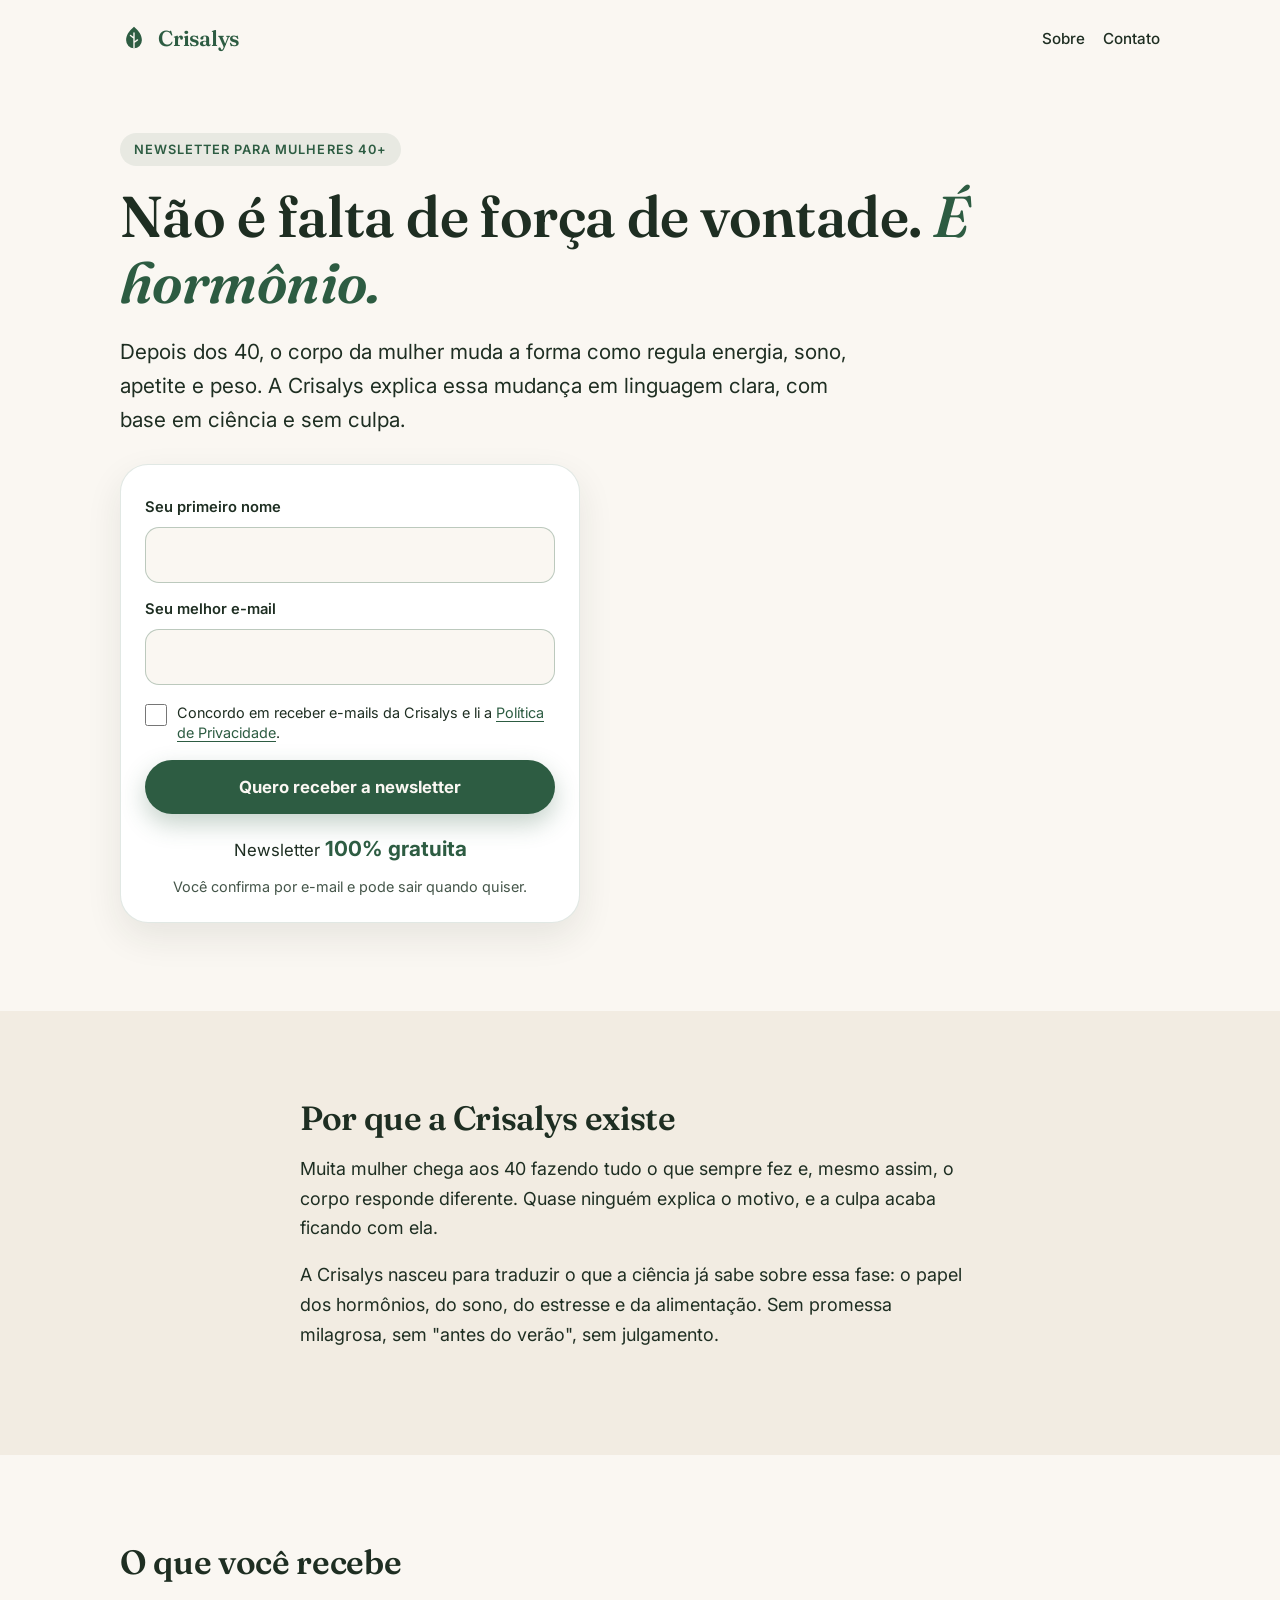
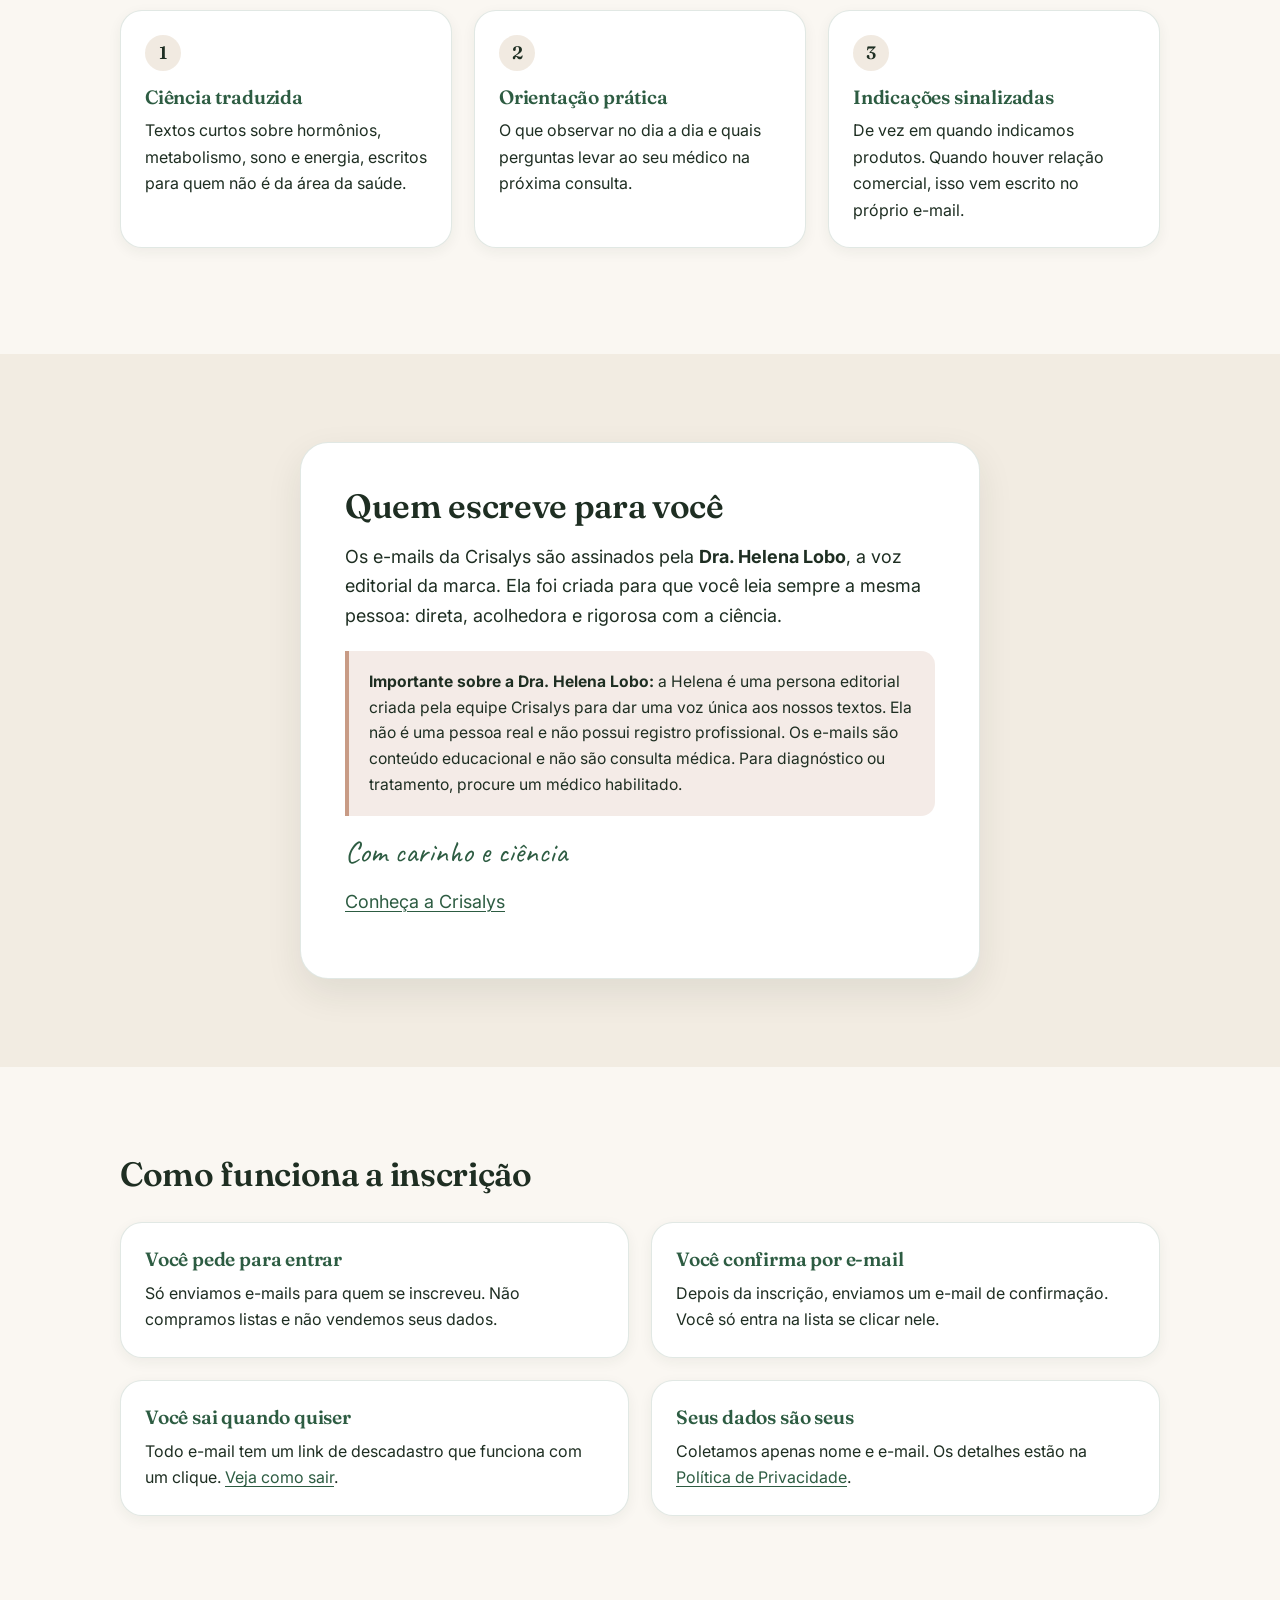
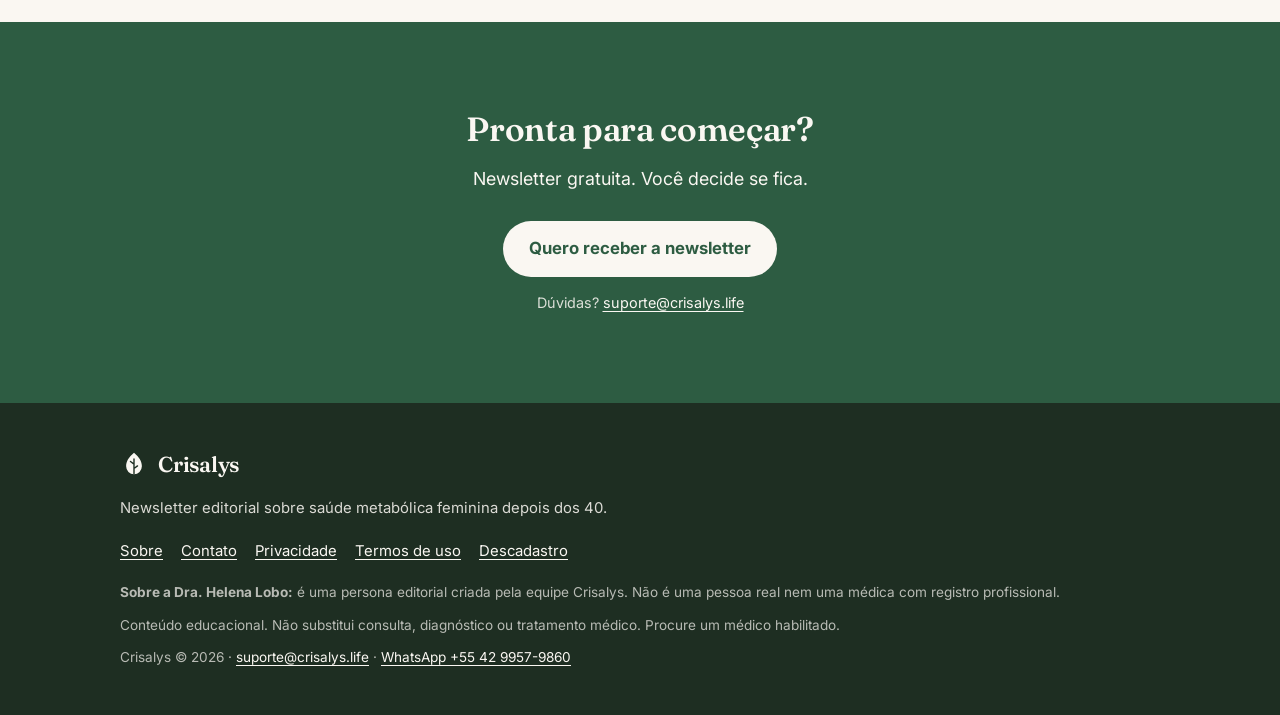
<file: index.html>
<!doctype html>
<html lang="pt-BR">
<head>
  <meta charset="utf-8">
  <meta name="viewport" content="width=device-width, initial-scale=1, viewport-fit=cover">
  <title>Crisalys | Saúde metabólica feminina depois dos 40</title>
  <meta name="description" content="Newsletter gratuita sobre como o corpo da mulher muda depois dos 40: hormônios, sono, energia e peso, em linguagem clara e sem culpa.">
  <link rel="canonical" href="https://crisalys.life/">
  <meta property="og:type" content="website">
  <meta property="og:locale" content="pt_BR">
  <meta property="og:url" content="https://crisalys.life/">
  <meta property="og:title" content="Crisalys | Saúde metabólica feminina depois dos 40">
  <meta property="og:description" content="Newsletter gratuita sobre como o corpo da mulher muda depois dos 40: hormônios, sono, energia e peso, em linguagem clara e sem culpa.">
  <meta name="theme-color" content="#2D5C42">
  <link rel="icon" type="image/svg+xml" href="/assets/img/favicon.svg">
  <link rel="preconnect" href="https://fonts.googleapis.com">
  <link rel="preconnect" href="https://fonts.gstatic.com" crossorigin>
  <link rel="stylesheet" href="https://fonts.googleapis.com/css2?family=Fraunces:ital,opsz,wght@0,9..144,600;1,9..144,600&family=Inter:wght@400;500;600;700&family=Caveat:wght@500&display=swap">
  <link rel="stylesheet" href="/assets/css/site.css">
  <script type="application/ld+json">
  {"@context":"https://schema.org","@graph":[
    {"@type":"Organization","@id":"https://crisalys.life/#organization","name":"Crisalys","url":"https://crisalys.life/",
     "description":"Newsletter editorial sobre saúde metabólica feminina depois dos 40.",
     "contactPoint":{"@type":"ContactPoint","email":"suporte@crisalys.life","telephone":"+55-42-9957-9860","contactType":"customer support","availableLanguage":"pt-BR"}},
    {"@type":"WebSite","@id":"https://crisalys.life/#website","url":"https://crisalys.life/","name":"Crisalys","inLanguage":"pt-BR",
     "publisher":{"@id":"https://crisalys.life/#organization"}}
  ]}
  </script>
</head>
<body>
  <a class="skip" href="#conteudo">Pular para o conteúdo</a>
  <header class="site-header">
    <a href="/" class="logo" aria-label="Crisalys, página inicial"><svg viewBox="0 0 32 32" aria-hidden="true" focusable="false"><path fill="#2D5C42" d="M16 2c6 5 9 10 9 15.5a9 9 0 0 1-18 0C7 12 10 7 16 2z"/><path fill="none" stroke="#FAF7F2" stroke-width="1.6" stroke-linecap="round" d="M16 9v17M16 15l-4-3M16 20l4-3"/></svg><span>Crisalys</span></a>
    <nav class="site-nav" aria-label="Navegação principal">
      <a href="/sobre/">Sobre</a>
      <a href="/contato/">Contato</a>
    </nav>
  </header>
  <main id="conteudo">
    <section class="hero">
      <div class="wrap-wide">
        <span class="eyebrow">Newsletter para mulheres 40+</span>
        <h1>Não é falta de força de vontade. <em>É hormônio.</em></h1>
        <p class="hero-lead">Depois dos 40, o corpo da mulher muda a forma como regula energia, sono, apetite e peso. A Crisalys explica essa mudança em linguagem clara, com base em ciência e sem culpa.</p>
        <form class="optin" id="inscricao" method="post" action="https://mkt.crisalys.life/form/submit?formId=1" enctype="multipart/form-data">
          <p class="optin-error" id="optin-error" role="alert" hidden>Não foi possível concluir a inscrição. Confira os campos e tente de novo.</p>
          <label for="f-nome">Seu primeiro nome</label>
          <input id="f-nome" type="text" name="mauticform[primeiro_nome]" autocomplete="given-name" required maxlength="60">
          <label for="f-email">Seu melhor e-mail</label>
          <input id="f-email" type="email" name="mauticform[email]" autocomplete="email" inputmode="email" required maxlength="120">
          <label class="consent" for="f-consent">
            <input id="f-consent" type="checkbox" name="mauticform[consentimento][]" value="sim" required>
            <span>Concordo em receber e-mails da Crisalys e li a <a href="/privacidade/">Política de Privacidade</a>.</span>
          </label>
          <input type="hidden" name="mauticform[formId]" value="1">
          <input type="hidden" name="mauticform[return]" value="https://crisalys.life/?erro=1">
          <input type="hidden" name="mauticform[formName]" value="inscricaonewslettercrisalys">
          <button class="btn btn-primary btn-block" type="submit" name="mauticform[enviar]" value="1">Quero receber a newsletter</button>
          <p class="free-tag">Newsletter <strong>100% gratuita</strong></p>
          <p class="microcopy">Você confirma por e-mail e pode sair quando quiser.</p>
        </form>
        <script>if (location.search.indexOf("erro=1") > -1) { document.getElementById("optin-error").hidden = false; }</script>
      </div>
    </section>

    <section class="section section-alt" aria-labelledby="t-porque">
      <div class="wrap">
        <h2 id="t-porque">Por que a Crisalys existe</h2>
        <p class="lede">Muita mulher chega aos 40 fazendo tudo o que sempre fez e, mesmo assim, o corpo responde diferente. Quase ninguém explica o motivo, e a culpa acaba ficando com ela.</p>
        <p>A Crisalys nasceu para traduzir o que a ciência já sabe sobre essa fase: o papel dos hormônios, do sono, do estresse e da alimentação. Sem promessa milagrosa, sem "antes do verão", sem julgamento.</p>
      </div>
    </section>

    <section class="section" aria-labelledby="t-recebe">
      <div class="wrap-wide">
        <h2 id="t-recebe">O que você recebe</h2>
        <ul class="cards">
          <li class="card"><span class="num">1</span><h3>Ciência traduzida</h3><p>Textos curtos sobre hormônios, metabolismo, sono e energia, escritos para quem não é da área da saúde.</p></li>
          <li class="card"><span class="num">2</span><h3>Orientação prática</h3><p>O que observar no dia a dia e quais perguntas levar ao seu médico na próxima consulta.</p></li>
          <li class="card"><span class="num">3</span><h3>Indicações sinalizadas</h3><p>De vez em quando indicamos produtos. Quando houver relação comercial, isso vem escrito no próprio e-mail.</p></li>
        </ul>
      </div>
    </section>

    <section class="section section-alt" aria-labelledby="t-quem">
      <div class="wrap">
        <div class="persona">
          <h2 id="t-quem">Quem escreve para você</h2>
          <p>Os e-mails da Crisalys são assinados pela <strong>Dra. Helena Lobo</strong>, a voz editorial da marca. Ela foi criada para que você leia sempre a mesma pessoa: direta, acolhedora e rigorosa com a ciência.</p>
          <aside class="note" role="note">
          <p><strong>Importante sobre a Dra. Helena Lobo:</strong> a Helena é uma persona editorial criada pela equipe Crisalys para dar uma voz única aos nossos textos. Ela não é uma pessoa real e não possui registro profissional. Os e-mails são conteúdo educacional e não são consulta médica. Para diagnóstico ou tratamento, procure um médico habilitado.</p>
        </aside>
          <p class="signature">Com carinho e ciência</p>
          <p><a href="/sobre/">Conheça a Crisalys</a></p>
        </div>
      </div>
    </section>

    <section class="section" aria-labelledby="t-como">
      <div class="wrap-wide">
        <h2 id="t-como">Como funciona a inscrição</h2>
        <ul class="cards two">
          <li class="card"><h3>Você pede para entrar</h3><p>Só enviamos e-mails para quem se inscreveu. Não compramos listas e não vendemos seus dados.</p></li>
          <li class="card"><h3>Você confirma por e-mail</h3><p>Depois da inscrição, enviamos um e-mail de confirmação. Você só entra na lista se clicar nele.</p></li>
          <li class="card"><h3>Você sai quando quiser</h3><p>Todo e-mail tem um link de descadastro que funciona com um clique. <a href="/descadastro/">Veja como sair</a>.</p></li>
          <li class="card"><h3>Seus dados são seus</h3><p>Coletamos apenas nome e e-mail. Os detalhes estão na <a href="/privacidade/">Política de Privacidade</a>.</p></li>
        </ul>
      </div>
    </section>

    <section class="section section-sage cta-band" aria-labelledby="t-cta">
      <div class="wrap">
        <h2 id="t-cta">Pronta para começar?</h2>
        <p class="lede">Newsletter gratuita. Você decide se fica.</p>
        <a class="btn btn-light" href="#inscricao">Quero receber a newsletter</a>
        <p class="microcopy">Dúvidas? <a href="mailto:suporte@crisalys.life">suporte@crisalys.life</a></p>
      </div>
    </section>
  </main>
  <footer class="site-footer">
    <div class="wrap-wide">
      <a href="/" class="logo"><svg viewBox="0 0 32 32" aria-hidden="true" focusable="false"><path fill="#FAF7F2" d="M16 2c6 5 9 10 9 15.5a9 9 0 0 1-18 0C7 12 10 7 16 2z"/><path fill="none" stroke="#1E2E22" stroke-width="1.6" stroke-linecap="round" d="M16 9v17M16 15l-4-3M16 20l4-3"/></svg><span>Crisalys</span></a>
      <p>Newsletter editorial sobre saúde metabólica feminina depois dos 40.</p>
      <ul class="footer-nav">
        <li><a href="/sobre/">Sobre</a></li>
        <li><a href="/contato/">Contato</a></li>
        <li><a href="/privacidade/">Privacidade</a></li>
        <li><a href="/termos/">Termos de uso</a></li>
        <li><a href="/descadastro/">Descadastro</a></li>
      </ul>
      <p class="footer-fine"><strong>Sobre a Dra. Helena Lobo:</strong> é uma persona editorial criada pela equipe Crisalys. Não é uma pessoa real nem uma médica com registro profissional.</p>
      <p class="footer-fine">Conteúdo educacional. Não substitui consulta, diagnóstico ou tratamento médico. Procure um médico habilitado.</p>
      <p class="footer-fine">Crisalys © 2026 · <a href="mailto:suporte@crisalys.life">suporte@crisalys.life</a> · <a href="https://wa.me/554299579860" rel="noopener">WhatsApp +55 42 9957-9860</a></p>
    </div>
  </footer>
</body>
</html>
</file>
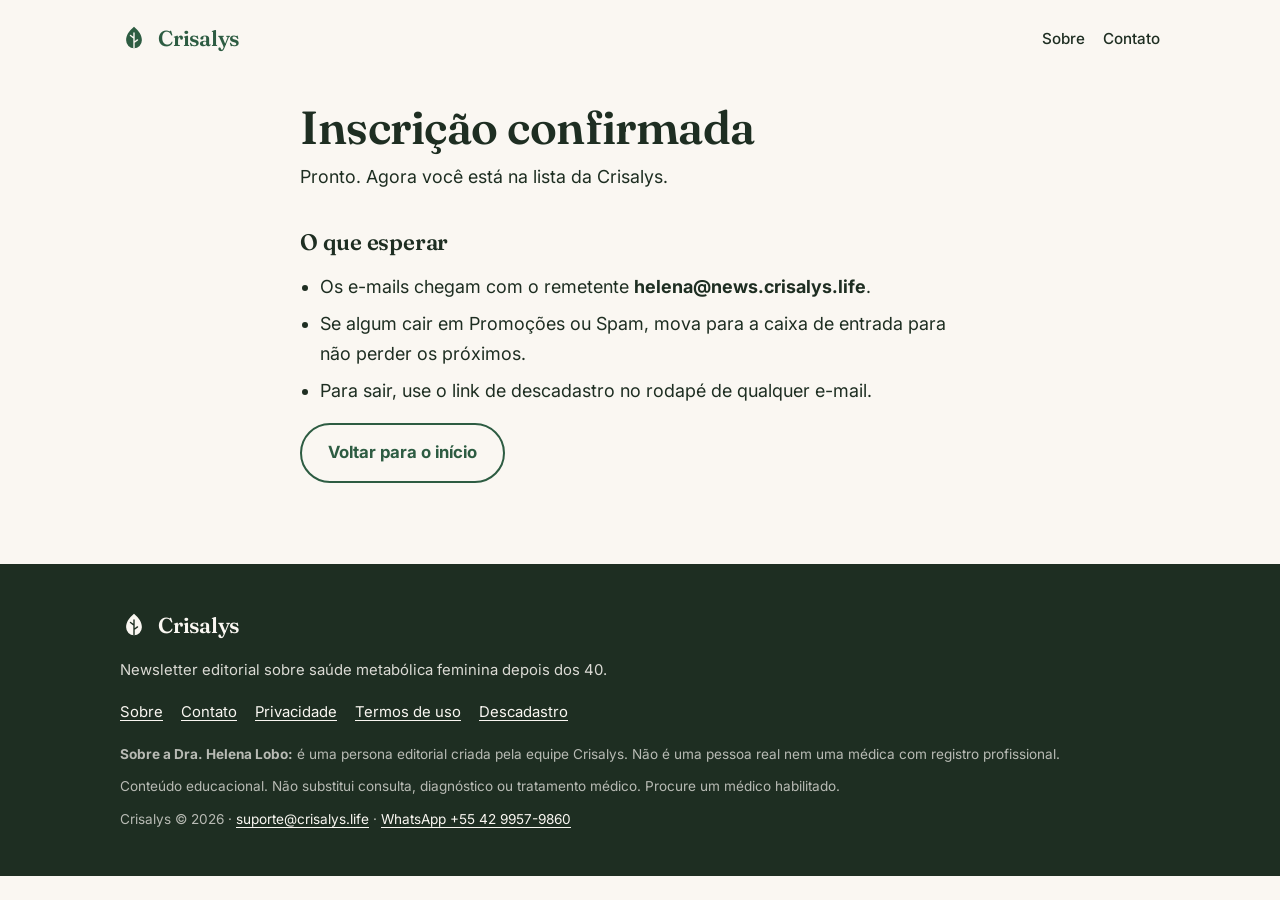
<file: confirmado/index.html>
<!doctype html>
<html lang="pt-BR">
<head>
  <meta charset="utf-8">
  <meta name="viewport" content="width=device-width, initial-scale=1, viewport-fit=cover">
  <title>Inscrição confirmada | Crisalys</title>
  <meta name="description" content="Sua inscrição na newsletter da Crisalys foi confirmada.">
  <link rel="canonical" href="https://crisalys.life/confirmado/">
  <meta name="robots" content="noindex">
  <meta property="og:type" content="website">
  <meta property="og:locale" content="pt_BR">
  <meta property="og:url" content="https://crisalys.life/confirmado/">
  <meta property="og:title" content="Inscrição confirmada | Crisalys">
  <meta property="og:description" content="Sua inscrição na newsletter da Crisalys foi confirmada.">
  <meta name="theme-color" content="#2D5C42">
  <link rel="icon" type="image/svg+xml" href="/assets/img/favicon.svg">
  <link rel="preconnect" href="https://fonts.googleapis.com">
  <link rel="preconnect" href="https://fonts.gstatic.com" crossorigin>
  <link rel="stylesheet" href="https://fonts.googleapis.com/css2?family=Fraunces:ital,opsz,wght@0,9..144,600;1,9..144,600&family=Inter:wght@400;500;600;700&family=Caveat:wght@500&display=swap">
  <link rel="stylesheet" href="/assets/css/site.css">
</head>
<body>
  <a class="skip" href="#conteudo">Pular para o conteúdo</a>
  <header class="site-header">
    <a href="/" class="logo" aria-label="Crisalys, página inicial"><svg viewBox="0 0 32 32" aria-hidden="true" focusable="false"><path fill="#2D5C42" d="M16 2c6 5 9 10 9 15.5a9 9 0 0 1-18 0C7 12 10 7 16 2z"/><path fill="none" stroke="#FAF7F2" stroke-width="1.6" stroke-linecap="round" d="M16 9v17M16 15l-4-3M16 20l4-3"/></svg><span>Crisalys</span></a>
    <nav class="site-nav" aria-label="Navegação principal">
      <a href="/sobre/">Sobre</a>
      <a href="/contato/">Contato</a>
    </nav>
  </header>
  <main id="conteudo">
    <div class="page"><div class="wrap">
      <h1>Inscrição confirmada</h1>
      <p class="lede">Pronto. Agora você está na lista da Crisalys.</p>
      <h2>O que esperar</h2>
      <ul>
        <li>Os e-mails chegam com o remetente <strong>helena@news.crisalys.life</strong>.</li>
        <li>Se algum cair em Promoções ou Spam, mova para a caixa de entrada para não perder os próximos.</li>
        <li>Para sair, use o link de descadastro no rodapé de qualquer e-mail.</li>
      </ul>
      <p><a class="btn btn-ghost" href="/">Voltar para o início</a></p>
    </div></div>
  </main>
  <footer class="site-footer">
    <div class="wrap-wide">
      <a href="/" class="logo"><svg viewBox="0 0 32 32" aria-hidden="true" focusable="false"><path fill="#FAF7F2" d="M16 2c6 5 9 10 9 15.5a9 9 0 0 1-18 0C7 12 10 7 16 2z"/><path fill="none" stroke="#1E2E22" stroke-width="1.6" stroke-linecap="round" d="M16 9v17M16 15l-4-3M16 20l4-3"/></svg><span>Crisalys</span></a>
      <p>Newsletter editorial sobre saúde metabólica feminina depois dos 40.</p>
      <ul class="footer-nav">
        <li><a href="/sobre/">Sobre</a></li>
        <li><a href="/contato/">Contato</a></li>
        <li><a href="/privacidade/">Privacidade</a></li>
        <li><a href="/termos/">Termos de uso</a></li>
        <li><a href="/descadastro/">Descadastro</a></li>
      </ul>
      <p class="footer-fine"><strong>Sobre a Dra. Helena Lobo:</strong> é uma persona editorial criada pela equipe Crisalys. Não é uma pessoa real nem uma médica com registro profissional.</p>
      <p class="footer-fine">Conteúdo educacional. Não substitui consulta, diagnóstico ou tratamento médico. Procure um médico habilitado.</p>
      <p class="footer-fine">Crisalys © 2026 · <a href="mailto:suporte@crisalys.life">suporte@crisalys.life</a> · <a href="https://wa.me/554299579860" rel="noopener">WhatsApp +55 42 9957-9860</a></p>
    </div>
  </footer>
</body>
</html>
</file>
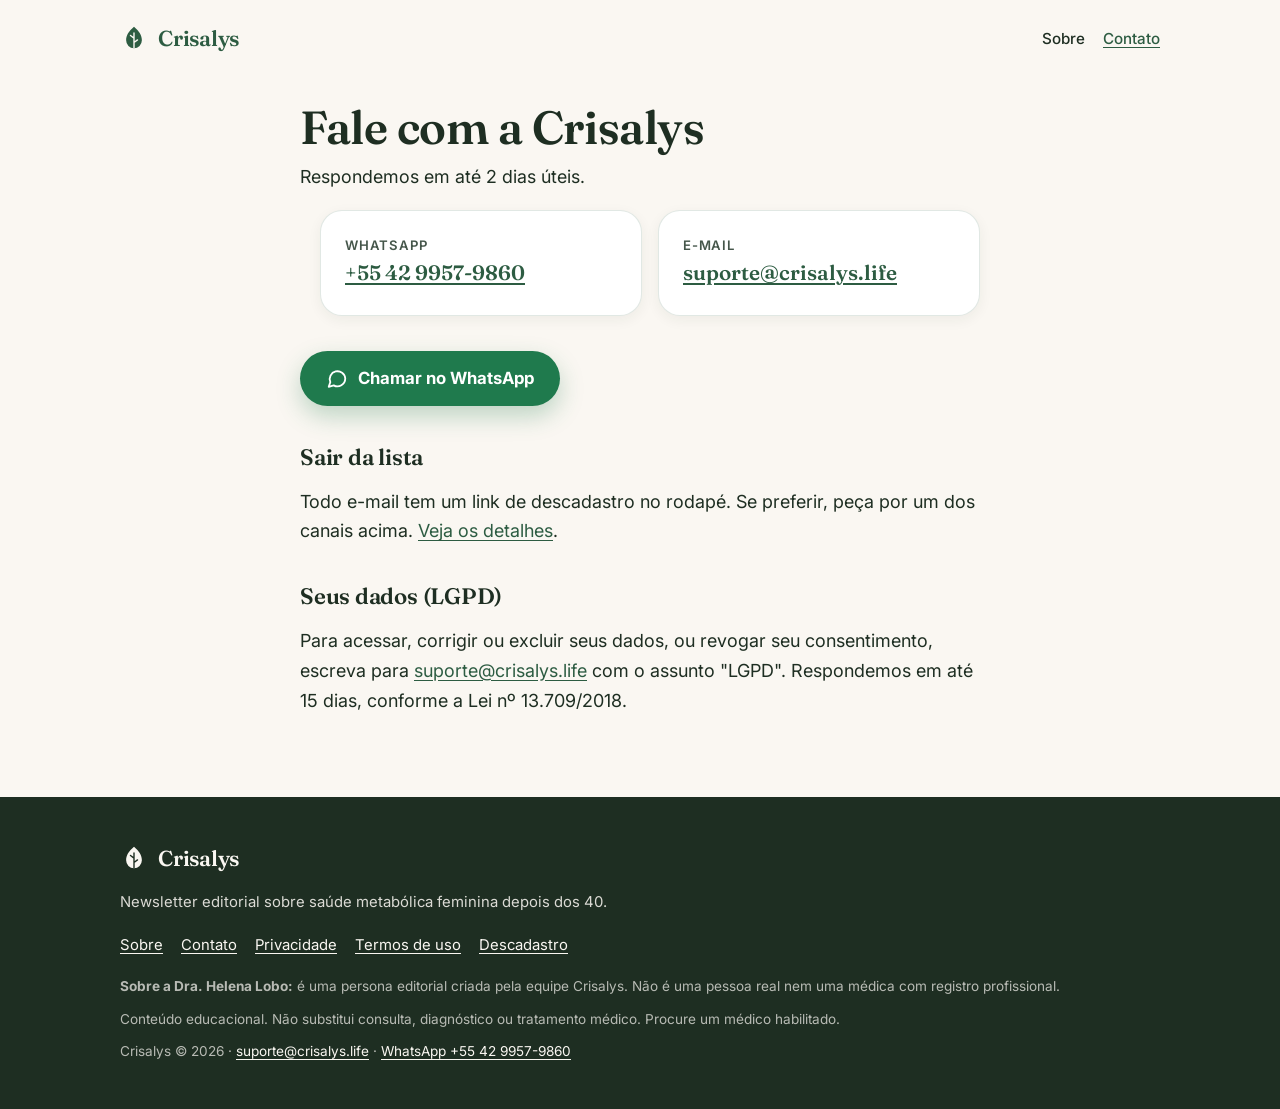
<file: contato/index.html>
<!doctype html>
<html lang="pt-BR">
<head>
  <meta charset="utf-8">
  <meta name="viewport" content="width=device-width, initial-scale=1, viewport-fit=cover">
  <title>Contato | Crisalys</title>
  <meta name="description" content="Fale com a Crisalys por WhatsApp ou e-mail. Canal para dúvidas, descadastro e direitos sobre seus dados (LGPD).">
  <link rel="canonical" href="https://crisalys.life/contato/">
  <meta property="og:type" content="website">
  <meta property="og:locale" content="pt_BR">
  <meta property="og:url" content="https://crisalys.life/contato/">
  <meta property="og:title" content="Contato | Crisalys">
  <meta property="og:description" content="Fale com a Crisalys por WhatsApp ou e-mail. Canal para dúvidas, descadastro e direitos sobre seus dados (LGPD).">
  <meta name="theme-color" content="#2D5C42">
  <link rel="icon" type="image/svg+xml" href="/assets/img/favicon.svg">
  <link rel="preconnect" href="https://fonts.googleapis.com">
  <link rel="preconnect" href="https://fonts.gstatic.com" crossorigin>
  <link rel="stylesheet" href="https://fonts.googleapis.com/css2?family=Fraunces:ital,opsz,wght@0,9..144,600;1,9..144,600&family=Inter:wght@400;500;600;700&family=Caveat:wght@500&display=swap">
  <link rel="stylesheet" href="/assets/css/site.css">
</head>
<body>
  <a class="skip" href="#conteudo">Pular para o conteúdo</a>
  <header class="site-header">
    <a href="/" class="logo" aria-label="Crisalys, página inicial"><svg viewBox="0 0 32 32" aria-hidden="true" focusable="false"><path fill="#2D5C42" d="M16 2c6 5 9 10 9 15.5a9 9 0 0 1-18 0C7 12 10 7 16 2z"/><path fill="none" stroke="#FAF7F2" stroke-width="1.6" stroke-linecap="round" d="M16 9v17M16 15l-4-3M16 20l4-3"/></svg><span>Crisalys</span></a>
    <nav class="site-nav" aria-label="Navegação principal">
      <a href="/sobre/">Sobre</a>
      <a href="/contato/" aria-current="page">Contato</a>
    </nav>
  </header>
  <main id="conteudo">
    <div class="page"><div class="wrap">
      <h1>Fale com a Crisalys</h1>
      <p class="lede">Respondemos em até 2 dias úteis.</p>
      <ul class="contact-list">
        <li class="card"><span class="label">WhatsApp</span><a class="value" href="https://wa.me/554299579860" rel="noopener">+55 42 9957-9860</a></li>
        <li class="card"><span class="label">E-mail</span><a class="value" href="mailto:suporte@crisalys.life">suporte@crisalys.life</a></li>
      </ul>
      <p style="margin-top:28px"><a class="btn btn-whats" href="https://wa.me/554299579860?text=Ol%C3%A1%2C%20quero%20ser%20avisada%20quando%20a%20newsletter%20da%20Crisalys%20abrir." rel="noopener"><svg viewBox="0 0 24 24" aria-hidden="true" focusable="false"><path fill="none" stroke="currentColor" stroke-width="2" stroke-linecap="round" stroke-linejoin="round" d="M21 11.5a8.5 8.5 0 0 1-12.6 7.4L3 20.5l1.7-5.1A8.5 8.5 0 1 1 21 11.5z"/></svg>Chamar no WhatsApp</a></p>

      <h2>Sair da lista</h2>
      <p>Todo e-mail tem um link de descadastro no rodapé. Se preferir, peça por um dos canais acima. <a href="/descadastro/">Veja os detalhes</a>.</p>

      <h2>Seus dados (LGPD)</h2>
      <p>Para acessar, corrigir ou excluir seus dados, ou revogar seu consentimento, escreva para <a href="mailto:suporte@crisalys.life">suporte@crisalys.life</a> com o assunto "LGPD". Respondemos em até 15 dias, conforme a Lei nº 13.709/2018.</p>
    </div></div>
  </main>
  <footer class="site-footer">
    <div class="wrap-wide">
      <a href="/" class="logo"><svg viewBox="0 0 32 32" aria-hidden="true" focusable="false"><path fill="#FAF7F2" d="M16 2c6 5 9 10 9 15.5a9 9 0 0 1-18 0C7 12 10 7 16 2z"/><path fill="none" stroke="#1E2E22" stroke-width="1.6" stroke-linecap="round" d="M16 9v17M16 15l-4-3M16 20l4-3"/></svg><span>Crisalys</span></a>
      <p>Newsletter editorial sobre saúde metabólica feminina depois dos 40.</p>
      <ul class="footer-nav">
        <li><a href="/sobre/">Sobre</a></li>
        <li><a href="/contato/">Contato</a></li>
        <li><a href="/privacidade/">Privacidade</a></li>
        <li><a href="/termos/">Termos de uso</a></li>
        <li><a href="/descadastro/">Descadastro</a></li>
      </ul>
      <p class="footer-fine"><strong>Sobre a Dra. Helena Lobo:</strong> é uma persona editorial criada pela equipe Crisalys. Não é uma pessoa real nem uma médica com registro profissional.</p>
      <p class="footer-fine">Conteúdo educacional. Não substitui consulta, diagnóstico ou tratamento médico. Procure um médico habilitado.</p>
      <p class="footer-fine">Crisalys © 2026 · <a href="mailto:suporte@crisalys.life">suporte@crisalys.life</a> · <a href="https://wa.me/554299579860" rel="noopener">WhatsApp +55 42 9957-9860</a></p>
    </div>
  </footer>
</body>
</html>
</file>
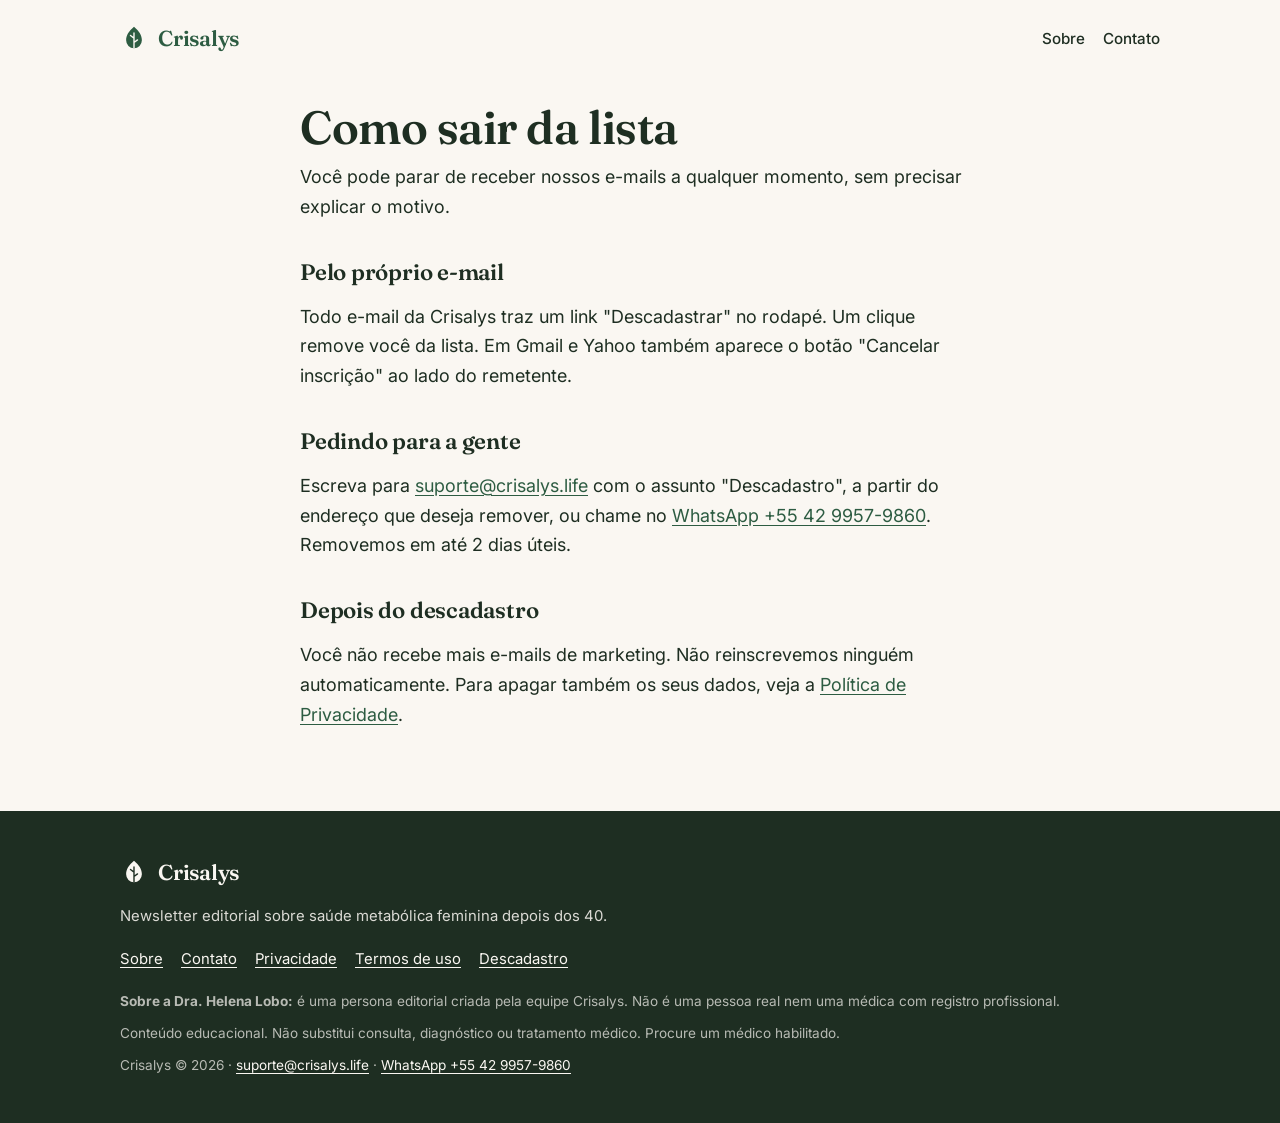
<file: descadastro/index.html>
<!doctype html>
<html lang="pt-BR">
<head>
  <meta charset="utf-8">
  <meta name="viewport" content="width=device-width, initial-scale=1, viewport-fit=cover">
  <title>Descadastro | Crisalys</title>
  <meta name="description" content="Como parar de receber os e-mails da Crisalys.">
  <link rel="canonical" href="https://crisalys.life/descadastro/">
  <meta name="robots" content="noindex">
  <meta property="og:type" content="website">
  <meta property="og:locale" content="pt_BR">
  <meta property="og:url" content="https://crisalys.life/descadastro/">
  <meta property="og:title" content="Descadastro | Crisalys">
  <meta property="og:description" content="Como parar de receber os e-mails da Crisalys.">
  <meta name="theme-color" content="#2D5C42">
  <link rel="icon" type="image/svg+xml" href="/assets/img/favicon.svg">
  <link rel="preconnect" href="https://fonts.googleapis.com">
  <link rel="preconnect" href="https://fonts.gstatic.com" crossorigin>
  <link rel="stylesheet" href="https://fonts.googleapis.com/css2?family=Fraunces:ital,opsz,wght@0,9..144,600;1,9..144,600&family=Inter:wght@400;500;600;700&family=Caveat:wght@500&display=swap">
  <link rel="stylesheet" href="/assets/css/site.css">
</head>
<body>
  <a class="skip" href="#conteudo">Pular para o conteúdo</a>
  <header class="site-header">
    <a href="/" class="logo" aria-label="Crisalys, página inicial"><svg viewBox="0 0 32 32" aria-hidden="true" focusable="false"><path fill="#2D5C42" d="M16 2c6 5 9 10 9 15.5a9 9 0 0 1-18 0C7 12 10 7 16 2z"/><path fill="none" stroke="#FAF7F2" stroke-width="1.6" stroke-linecap="round" d="M16 9v17M16 15l-4-3M16 20l4-3"/></svg><span>Crisalys</span></a>
    <nav class="site-nav" aria-label="Navegação principal">
      <a href="/sobre/">Sobre</a>
      <a href="/contato/">Contato</a>
    </nav>
  </header>
  <main id="conteudo">
    <div class="page"><div class="wrap">
      <h1>Como sair da lista</h1>
      <p class="lede">Você pode parar de receber nossos e-mails a qualquer momento, sem precisar explicar o motivo.</p>

      <h2>Pelo próprio e-mail</h2>
      <p>Todo e-mail da Crisalys traz um link "Descadastrar" no rodapé. Um clique remove você da lista. Em Gmail e Yahoo também aparece o botão "Cancelar inscrição" ao lado do remetente.</p>

      <h2>Pedindo para a gente</h2>
      <p>Escreva para <a href="mailto:suporte@crisalys.life?subject=Descadastro">suporte@crisalys.life</a> com o assunto "Descadastro", a partir do endereço que deseja remover, ou chame no <a href="https://wa.me/554299579860" rel="noopener">WhatsApp +55 42 9957-9860</a>. Removemos em até 2 dias úteis.</p>

      <h2>Depois do descadastro</h2>
      <p>Você não recebe mais e-mails de marketing. Não reinscrevemos ninguém automaticamente. Para apagar também os seus dados, veja a <a href="/privacidade/">Política de Privacidade</a>.</p>
    </div></div>
  </main>
  <footer class="site-footer">
    <div class="wrap-wide">
      <a href="/" class="logo"><svg viewBox="0 0 32 32" aria-hidden="true" focusable="false"><path fill="#FAF7F2" d="M16 2c6 5 9 10 9 15.5a9 9 0 0 1-18 0C7 12 10 7 16 2z"/><path fill="none" stroke="#1E2E22" stroke-width="1.6" stroke-linecap="round" d="M16 9v17M16 15l-4-3M16 20l4-3"/></svg><span>Crisalys</span></a>
      <p>Newsletter editorial sobre saúde metabólica feminina depois dos 40.</p>
      <ul class="footer-nav">
        <li><a href="/sobre/">Sobre</a></li>
        <li><a href="/contato/">Contato</a></li>
        <li><a href="/privacidade/">Privacidade</a></li>
        <li><a href="/termos/">Termos de uso</a></li>
        <li><a href="/descadastro/">Descadastro</a></li>
      </ul>
      <p class="footer-fine"><strong>Sobre a Dra. Helena Lobo:</strong> é uma persona editorial criada pela equipe Crisalys. Não é uma pessoa real nem uma médica com registro profissional.</p>
      <p class="footer-fine">Conteúdo educacional. Não substitui consulta, diagnóstico ou tratamento médico. Procure um médico habilitado.</p>
      <p class="footer-fine">Crisalys © 2026 · <a href="mailto:suporte@crisalys.life">suporte@crisalys.life</a> · <a href="https://wa.me/554299579860" rel="noopener">WhatsApp +55 42 9957-9860</a></p>
    </div>
  </footer>
</body>
</html>
</file>
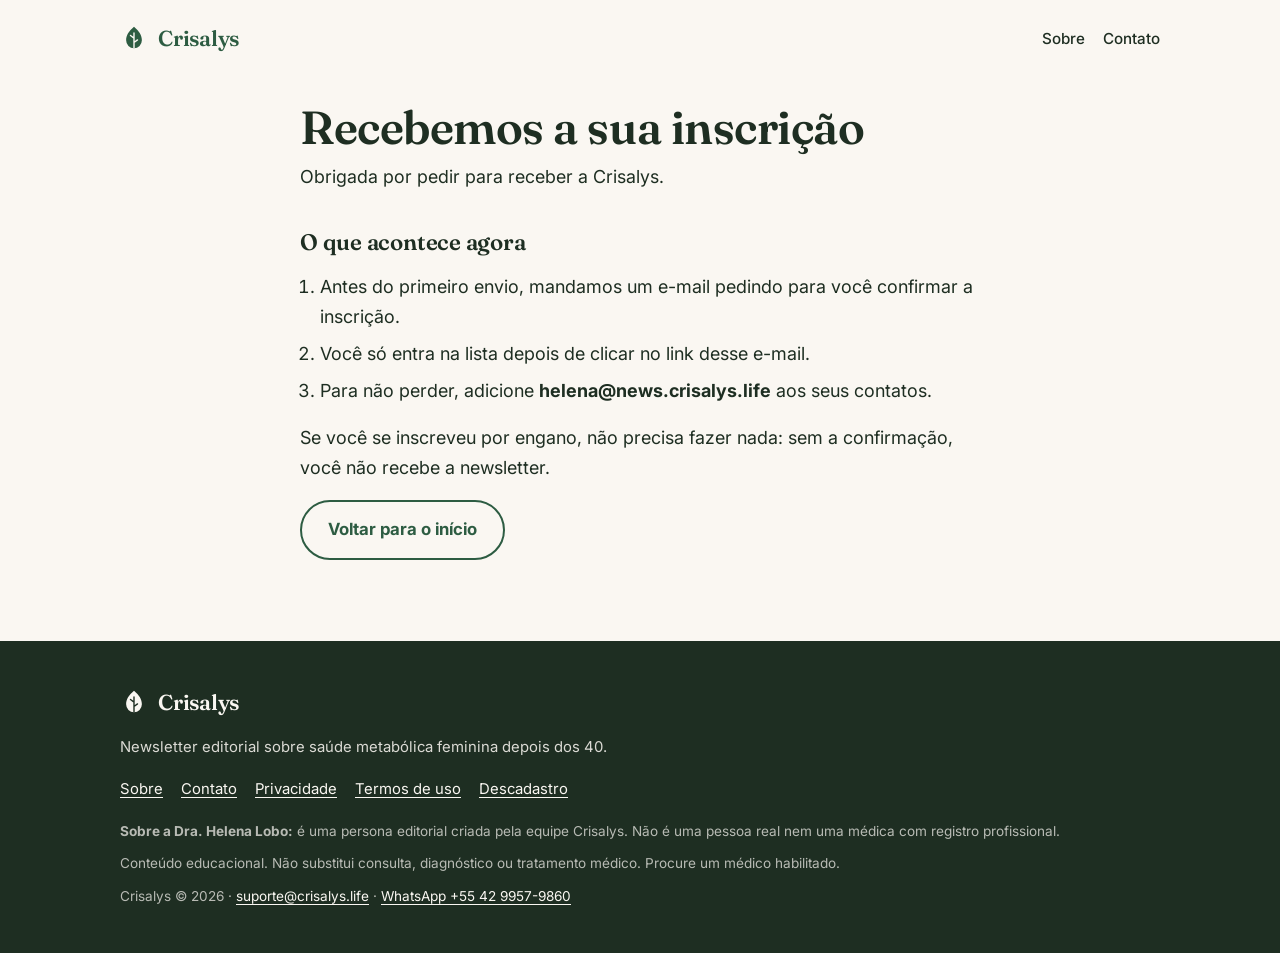
<file: obrigada/index.html>
<!doctype html>
<html lang="pt-BR">
<head>
  <meta charset="utf-8">
  <meta name="viewport" content="width=device-width, initial-scale=1, viewport-fit=cover">
  <title>Inscrição recebida | Crisalys</title>
  <meta name="description" content="Recebemos a sua inscrição na newsletter da Crisalys.">
  <link rel="canonical" href="https://crisalys.life/obrigada/">
  <meta name="robots" content="noindex">
  <meta property="og:type" content="website">
  <meta property="og:locale" content="pt_BR">
  <meta property="og:url" content="https://crisalys.life/obrigada/">
  <meta property="og:title" content="Inscrição recebida | Crisalys">
  <meta property="og:description" content="Recebemos a sua inscrição na newsletter da Crisalys.">
  <meta name="theme-color" content="#2D5C42">
  <link rel="icon" type="image/svg+xml" href="/assets/img/favicon.svg">
  <link rel="preconnect" href="https://fonts.googleapis.com">
  <link rel="preconnect" href="https://fonts.gstatic.com" crossorigin>
  <link rel="stylesheet" href="https://fonts.googleapis.com/css2?family=Fraunces:ital,opsz,wght@0,9..144,600;1,9..144,600&family=Inter:wght@400;500;600;700&family=Caveat:wght@500&display=swap">
  <link rel="stylesheet" href="/assets/css/site.css">
</head>
<body>
  <a class="skip" href="#conteudo">Pular para o conteúdo</a>
  <header class="site-header">
    <a href="/" class="logo" aria-label="Crisalys, página inicial"><svg viewBox="0 0 32 32" aria-hidden="true" focusable="false"><path fill="#2D5C42" d="M16 2c6 5 9 10 9 15.5a9 9 0 0 1-18 0C7 12 10 7 16 2z"/><path fill="none" stroke="#FAF7F2" stroke-width="1.6" stroke-linecap="round" d="M16 9v17M16 15l-4-3M16 20l4-3"/></svg><span>Crisalys</span></a>
    <nav class="site-nav" aria-label="Navegação principal">
      <a href="/sobre/">Sobre</a>
      <a href="/contato/">Contato</a>
    </nav>
  </header>
  <main id="conteudo">
    <div class="page"><div class="wrap">
      <h1>Recebemos a sua inscrição</h1>
      <p class="lede">Obrigada por pedir para receber a Crisalys.</p>
      <h2>O que acontece agora</h2>
      <ol>
        <li>Antes do primeiro envio, mandamos um e-mail pedindo para você confirmar a inscrição.</li>
        <li>Você só entra na lista depois de clicar no link desse e-mail.</li>
        <li>Para não perder, adicione <strong>helena@news.crisalys.life</strong> aos seus contatos.</li>
      </ol>
      <p>Se você se inscreveu por engano, não precisa fazer nada: sem a confirmação, você não recebe a newsletter.</p>
      <p><a class="btn btn-ghost" href="/">Voltar para o início</a></p>
    </div></div>
  </main>
  <footer class="site-footer">
    <div class="wrap-wide">
      <a href="/" class="logo"><svg viewBox="0 0 32 32" aria-hidden="true" focusable="false"><path fill="#FAF7F2" d="M16 2c6 5 9 10 9 15.5a9 9 0 0 1-18 0C7 12 10 7 16 2z"/><path fill="none" stroke="#1E2E22" stroke-width="1.6" stroke-linecap="round" d="M16 9v17M16 15l-4-3M16 20l4-3"/></svg><span>Crisalys</span></a>
      <p>Newsletter editorial sobre saúde metabólica feminina depois dos 40.</p>
      <ul class="footer-nav">
        <li><a href="/sobre/">Sobre</a></li>
        <li><a href="/contato/">Contato</a></li>
        <li><a href="/privacidade/">Privacidade</a></li>
        <li><a href="/termos/">Termos de uso</a></li>
        <li><a href="/descadastro/">Descadastro</a></li>
      </ul>
      <p class="footer-fine"><strong>Sobre a Dra. Helena Lobo:</strong> é uma persona editorial criada pela equipe Crisalys. Não é uma pessoa real nem uma médica com registro profissional.</p>
      <p class="footer-fine">Conteúdo educacional. Não substitui consulta, diagnóstico ou tratamento médico. Procure um médico habilitado.</p>
      <p class="footer-fine">Crisalys © 2026 · <a href="mailto:suporte@crisalys.life">suporte@crisalys.life</a> · <a href="https://wa.me/554299579860" rel="noopener">WhatsApp +55 42 9957-9860</a></p>
    </div>
  </footer>
</body>
</html>
</file>
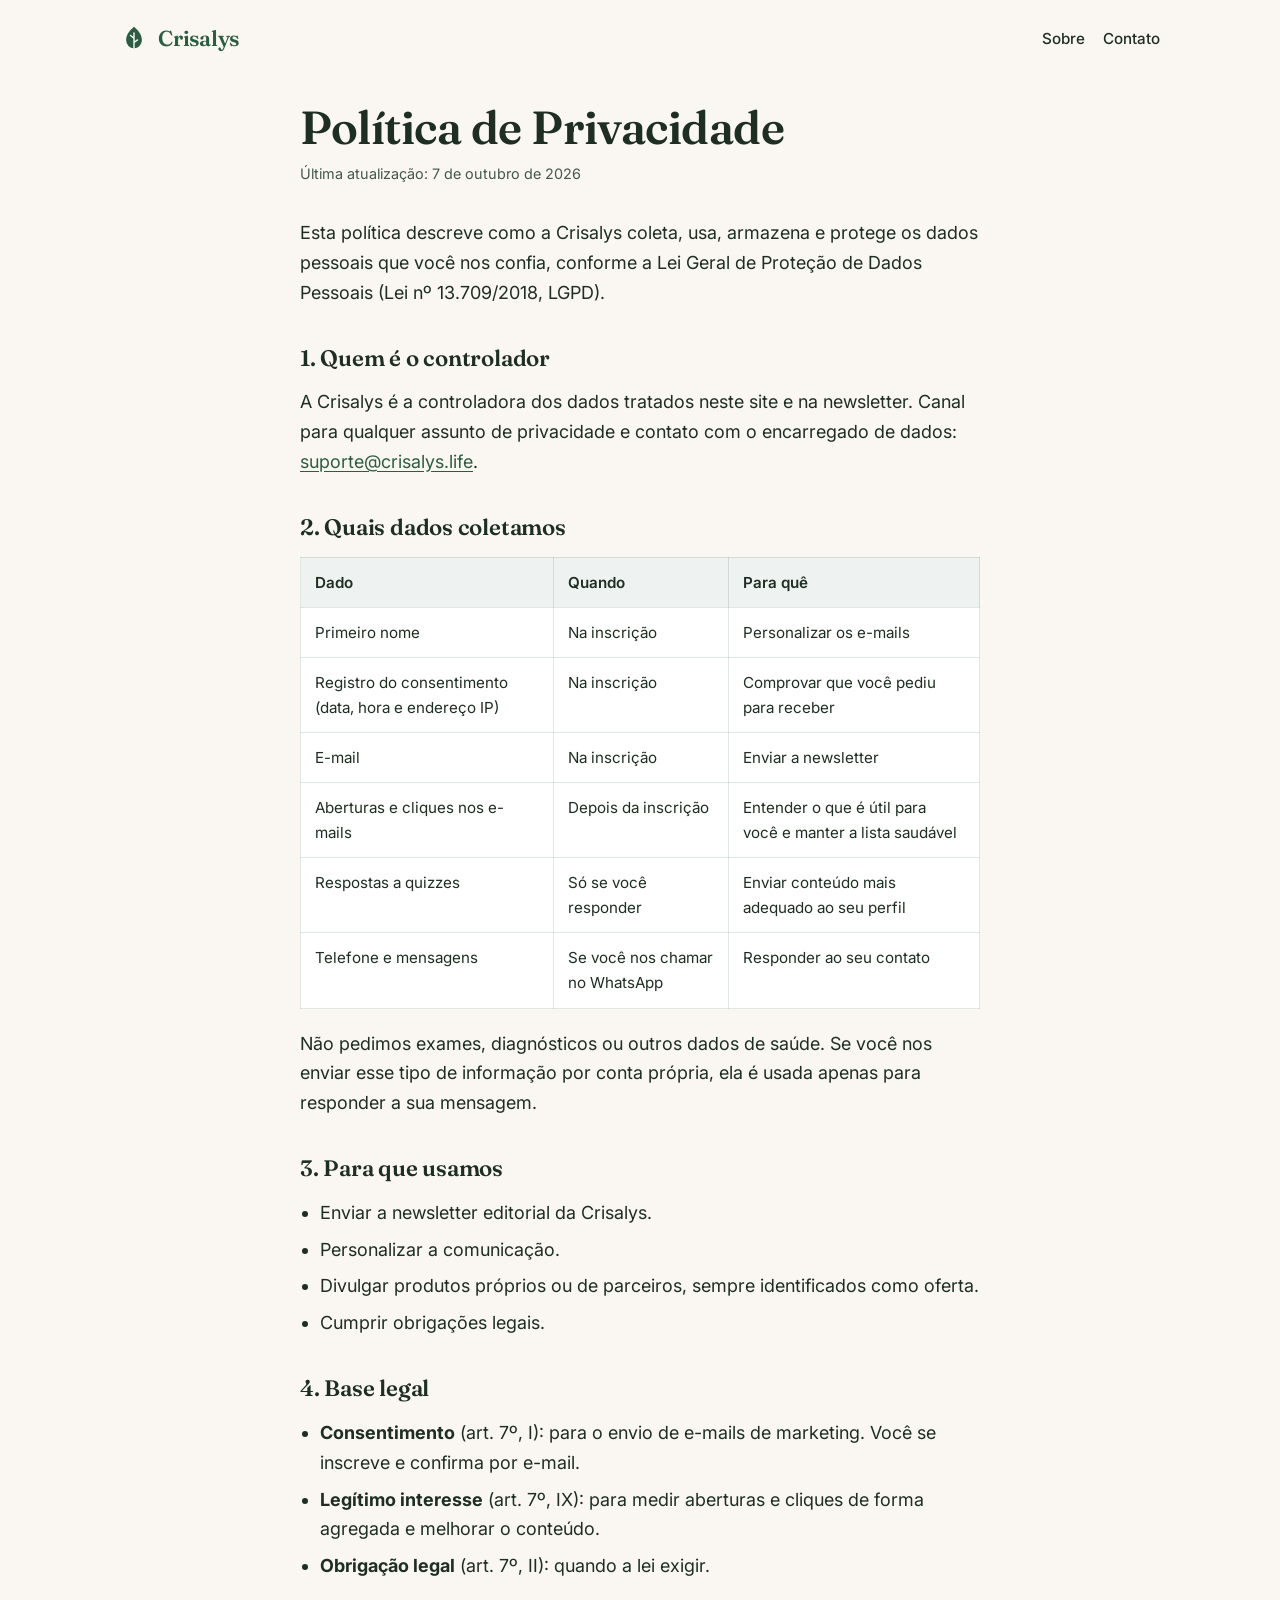
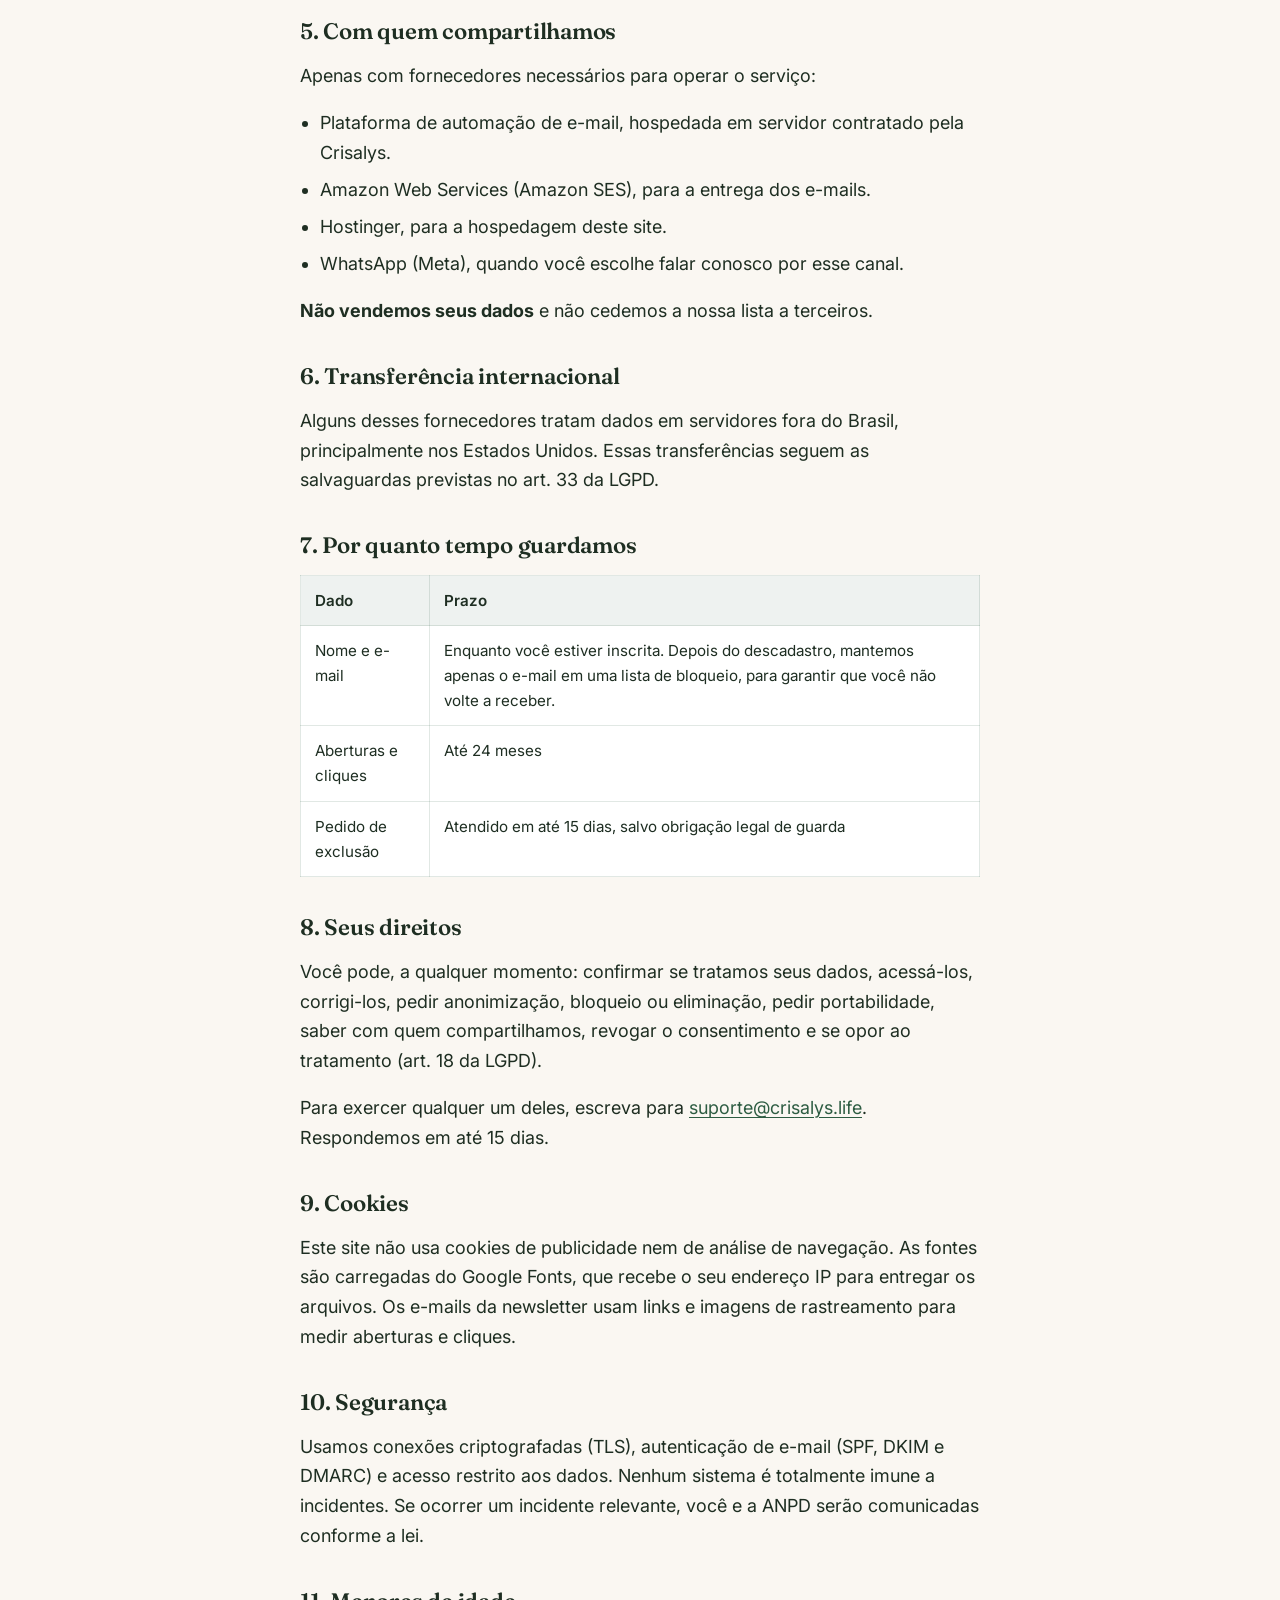
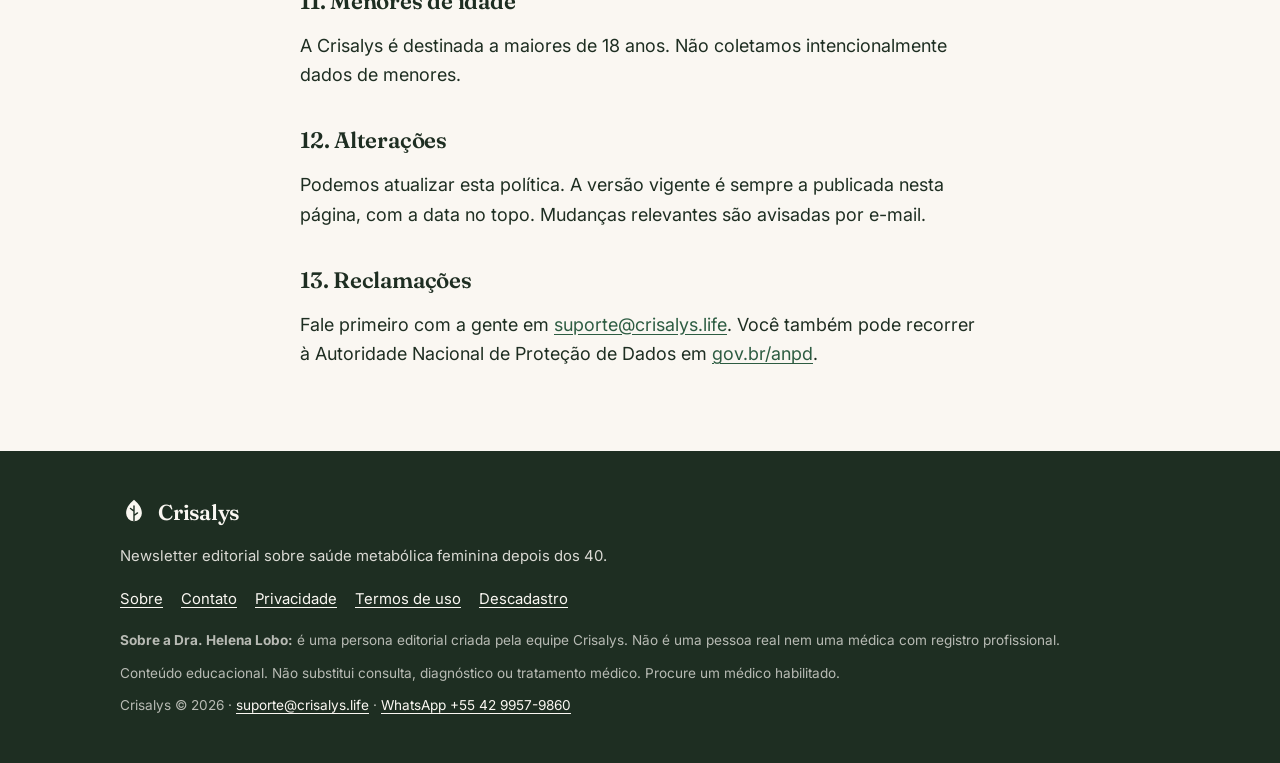
<file: privacidade/index.html>
<!doctype html>
<html lang="pt-BR">
<head>
  <meta charset="utf-8">
  <meta name="viewport" content="width=device-width, initial-scale=1, viewport-fit=cover">
  <title>Política de Privacidade | Crisalys</title>
  <meta name="description" content="Como a Crisalys coleta, usa e protege seus dados pessoais, conforme a LGPD.">
  <link rel="canonical" href="https://crisalys.life/privacidade/">
  <meta property="og:type" content="website">
  <meta property="og:locale" content="pt_BR">
  <meta property="og:url" content="https://crisalys.life/privacidade/">
  <meta property="og:title" content="Política de Privacidade | Crisalys">
  <meta property="og:description" content="Como a Crisalys coleta, usa e protege seus dados pessoais, conforme a LGPD.">
  <meta name="theme-color" content="#2D5C42">
  <link rel="icon" type="image/svg+xml" href="/assets/img/favicon.svg">
  <link rel="preconnect" href="https://fonts.googleapis.com">
  <link rel="preconnect" href="https://fonts.gstatic.com" crossorigin>
  <link rel="stylesheet" href="https://fonts.googleapis.com/css2?family=Fraunces:ital,opsz,wght@0,9..144,600;1,9..144,600&family=Inter:wght@400;500;600;700&family=Caveat:wght@500&display=swap">
  <link rel="stylesheet" href="/assets/css/site.css">
</head>
<body>
  <a class="skip" href="#conteudo">Pular para o conteúdo</a>
  <header class="site-header">
    <a href="/" class="logo" aria-label="Crisalys, página inicial"><svg viewBox="0 0 32 32" aria-hidden="true" focusable="false"><path fill="#2D5C42" d="M16 2c6 5 9 10 9 15.5a9 9 0 0 1-18 0C7 12 10 7 16 2z"/><path fill="none" stroke="#FAF7F2" stroke-width="1.6" stroke-linecap="round" d="M16 9v17M16 15l-4-3M16 20l4-3"/></svg><span>Crisalys</span></a>
    <nav class="site-nav" aria-label="Navegação principal">
      <a href="/sobre/">Sobre</a>
      <a href="/contato/">Contato</a>
    </nav>
  </header>
  <main id="conteudo">
    <div class="page"><div class="wrap">
      <h1>Política de Privacidade</h1>
      <p class="updated">Última atualização: 7 de outubro de 2026</p>
      <p>Esta política descreve como a Crisalys coleta, usa, armazena e protege os dados pessoais que você nos confia, conforme a Lei Geral de Proteção de Dados Pessoais (Lei nº 13.709/2018, LGPD).</p>

      <h2>1. Quem é o controlador</h2>
      <p>A Crisalys é a controladora dos dados tratados neste site e na newsletter. Canal para qualquer assunto de privacidade e contato com o encarregado de dados: <a href="mailto:suporte@crisalys.life">suporte@crisalys.life</a>.</p>

      <h2>2. Quais dados coletamos</h2>
      <div class="table-scroll"><table>
        <thead><tr><th>Dado</th><th>Quando</th><th>Para quê</th></tr></thead>
        <tbody>
          <tr><td>Primeiro nome</td><td>Na inscrição</td><td>Personalizar os e-mails</td></tr>
          <tr><td>Registro do consentimento (data, hora e endereço IP)</td><td>Na inscrição</td><td>Comprovar que você pediu para receber</td></tr>
          <tr><td>E-mail</td><td>Na inscrição</td><td>Enviar a newsletter</td></tr>
          <tr><td>Aberturas e cliques nos e-mails</td><td>Depois da inscrição</td><td>Entender o que é útil para você e manter a lista saudável</td></tr>
          <tr><td>Respostas a quizzes</td><td>Só se você responder</td><td>Enviar conteúdo mais adequado ao seu perfil</td></tr>
          <tr><td>Telefone e mensagens</td><td>Se você nos chamar no WhatsApp</td><td>Responder ao seu contato</td></tr>
        </tbody>
      </table></div>
      <p>Não pedimos exames, diagnósticos ou outros dados de saúde. Se você nos enviar esse tipo de informação por conta própria, ela é usada apenas para responder a sua mensagem.</p>

      <h2>3. Para que usamos</h2>
      <ul>
        <li>Enviar a newsletter editorial da Crisalys.</li>
        <li>Personalizar a comunicação.</li>
        <li>Divulgar produtos próprios ou de parceiros, sempre identificados como oferta.</li>
        <li>Cumprir obrigações legais.</li>
      </ul>

      <h2>4. Base legal</h2>
      <ul>
        <li><strong>Consentimento</strong> (art. 7º, I): para o envio de e-mails de marketing. Você se inscreve e confirma por e-mail.</li>
        <li><strong>Legítimo interesse</strong> (art. 7º, IX): para medir aberturas e cliques de forma agregada e melhorar o conteúdo.</li>
        <li><strong>Obrigação legal</strong> (art. 7º, II): quando a lei exigir.</li>
      </ul>

      <h2>5. Com quem compartilhamos</h2>
      <p>Apenas com fornecedores necessários para operar o serviço:</p>
      <ul>
        <li>Plataforma de automação de e-mail, hospedada em servidor contratado pela Crisalys.</li>
        <li>Amazon Web Services (Amazon SES), para a entrega dos e-mails.</li>
        <li>Hostinger, para a hospedagem deste site.</li>
        <li>WhatsApp (Meta), quando você escolhe falar conosco por esse canal.</li>
      </ul>
      <p><strong>Não vendemos seus dados</strong> e não cedemos a nossa lista a terceiros.</p>

      <h2>6. Transferência internacional</h2>
      <p>Alguns desses fornecedores tratam dados em servidores fora do Brasil, principalmente nos Estados Unidos. Essas transferências seguem as salvaguardas previstas no art. 33 da LGPD.</p>

      <h2>7. Por quanto tempo guardamos</h2>
      <div class="table-scroll"><table>
        <thead><tr><th>Dado</th><th>Prazo</th></tr></thead>
        <tbody>
          <tr><td>Nome e e-mail</td><td>Enquanto você estiver inscrita. Depois do descadastro, mantemos apenas o e-mail em uma lista de bloqueio, para garantir que você não volte a receber.</td></tr>
          <tr><td>Aberturas e cliques</td><td>Até 24 meses</td></tr>
          <tr><td>Pedido de exclusão</td><td>Atendido em até 15 dias, salvo obrigação legal de guarda</td></tr>
        </tbody>
      </table></div>

      <h2>8. Seus direitos</h2>
      <p>Você pode, a qualquer momento: confirmar se tratamos seus dados, acessá-los, corrigi-los, pedir anonimização, bloqueio ou eliminação, pedir portabilidade, saber com quem compartilhamos, revogar o consentimento e se opor ao tratamento (art. 18 da LGPD).</p>
      <p>Para exercer qualquer um deles, escreva para <a href="mailto:suporte@crisalys.life">suporte@crisalys.life</a>. Respondemos em até 15 dias.</p>

      <h2>9. Cookies</h2>
      <p>Este site não usa cookies de publicidade nem de análise de navegação. As fontes são carregadas do Google Fonts, que recebe o seu endereço IP para entregar os arquivos. Os e-mails da newsletter usam links e imagens de rastreamento para medir aberturas e cliques.</p>

      <h2>10. Segurança</h2>
      <p>Usamos conexões criptografadas (TLS), autenticação de e-mail (SPF, DKIM e DMARC) e acesso restrito aos dados. Nenhum sistema é totalmente imune a incidentes. Se ocorrer um incidente relevante, você e a ANPD serão comunicadas conforme a lei.</p>

      <h2>11. Menores de idade</h2>
      <p>A Crisalys é destinada a maiores de 18 anos. Não coletamos intencionalmente dados de menores.</p>

      <h2>12. Alterações</h2>
      <p>Podemos atualizar esta política. A versão vigente é sempre a publicada nesta página, com a data no topo. Mudanças relevantes são avisadas por e-mail.</p>

      <h2>13. Reclamações</h2>
      <p>Fale primeiro com a gente em <a href="mailto:suporte@crisalys.life">suporte@crisalys.life</a>. Você também pode recorrer à Autoridade Nacional de Proteção de Dados em <a href="https://www.gov.br/anpd/pt-br" rel="noopener">gov.br/anpd</a>.</p>
    </div></div>
  </main>
  <footer class="site-footer">
    <div class="wrap-wide">
      <a href="/" class="logo"><svg viewBox="0 0 32 32" aria-hidden="true" focusable="false"><path fill="#FAF7F2" d="M16 2c6 5 9 10 9 15.5a9 9 0 0 1-18 0C7 12 10 7 16 2z"/><path fill="none" stroke="#1E2E22" stroke-width="1.6" stroke-linecap="round" d="M16 9v17M16 15l-4-3M16 20l4-3"/></svg><span>Crisalys</span></a>
      <p>Newsletter editorial sobre saúde metabólica feminina depois dos 40.</p>
      <ul class="footer-nav">
        <li><a href="/sobre/">Sobre</a></li>
        <li><a href="/contato/">Contato</a></li>
        <li><a href="/privacidade/">Privacidade</a></li>
        <li><a href="/termos/">Termos de uso</a></li>
        <li><a href="/descadastro/">Descadastro</a></li>
      </ul>
      <p class="footer-fine"><strong>Sobre a Dra. Helena Lobo:</strong> é uma persona editorial criada pela equipe Crisalys. Não é uma pessoa real nem uma médica com registro profissional.</p>
      <p class="footer-fine">Conteúdo educacional. Não substitui consulta, diagnóstico ou tratamento médico. Procure um médico habilitado.</p>
      <p class="footer-fine">Crisalys © 2026 · <a href="mailto:suporte@crisalys.life">suporte@crisalys.life</a> · <a href="https://wa.me/554299579860" rel="noopener">WhatsApp +55 42 9957-9860</a></p>
    </div>
  </footer>
</body>
</html>
</file>
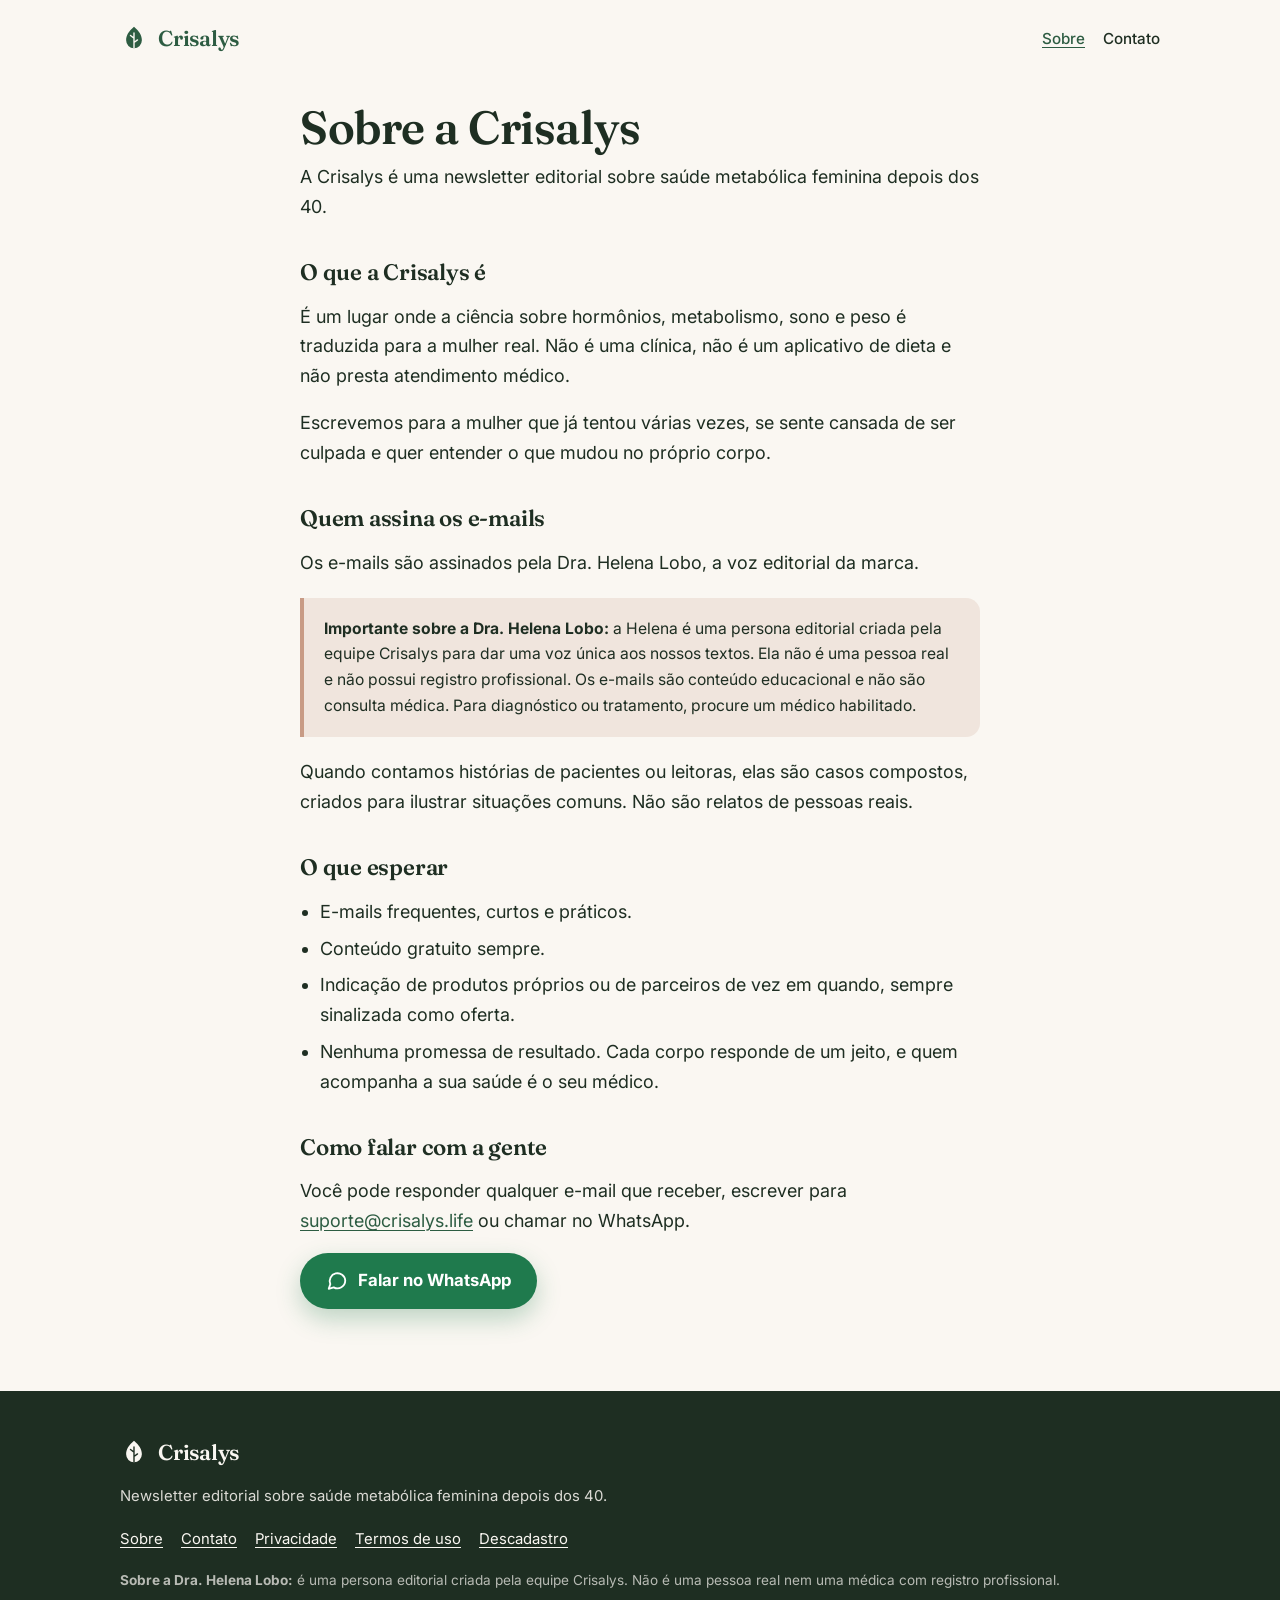
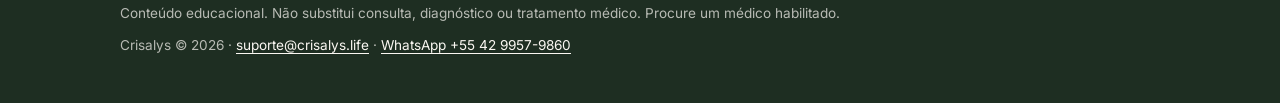
<file: sobre/index.html>
<!doctype html>
<html lang="pt-BR">
<head>
  <meta charset="utf-8">
  <meta name="viewport" content="width=device-width, initial-scale=1, viewport-fit=cover">
  <title>Sobre a Crisalys</title>
  <meta name="description" content="O que é a Crisalys, para quem escrevemos, quem assina os e-mails e o que esperar da newsletter.">
  <link rel="canonical" href="https://crisalys.life/sobre/">
  <meta property="og:type" content="website">
  <meta property="og:locale" content="pt_BR">
  <meta property="og:url" content="https://crisalys.life/sobre/">
  <meta property="og:title" content="Sobre a Crisalys">
  <meta property="og:description" content="O que é a Crisalys, para quem escrevemos, quem assina os e-mails e o que esperar da newsletter.">
  <meta name="theme-color" content="#2D5C42">
  <link rel="icon" type="image/svg+xml" href="/assets/img/favicon.svg">
  <link rel="preconnect" href="https://fonts.googleapis.com">
  <link rel="preconnect" href="https://fonts.gstatic.com" crossorigin>
  <link rel="stylesheet" href="https://fonts.googleapis.com/css2?family=Fraunces:ital,opsz,wght@0,9..144,600;1,9..144,600&family=Inter:wght@400;500;600;700&family=Caveat:wght@500&display=swap">
  <link rel="stylesheet" href="/assets/css/site.css">
</head>
<body>
  <a class="skip" href="#conteudo">Pular para o conteúdo</a>
  <header class="site-header">
    <a href="/" class="logo" aria-label="Crisalys, página inicial"><svg viewBox="0 0 32 32" aria-hidden="true" focusable="false"><path fill="#2D5C42" d="M16 2c6 5 9 10 9 15.5a9 9 0 0 1-18 0C7 12 10 7 16 2z"/><path fill="none" stroke="#FAF7F2" stroke-width="1.6" stroke-linecap="round" d="M16 9v17M16 15l-4-3M16 20l4-3"/></svg><span>Crisalys</span></a>
    <nav class="site-nav" aria-label="Navegação principal">
      <a href="/sobre/" aria-current="page">Sobre</a>
      <a href="/contato/">Contato</a>
    </nav>
  </header>
  <main id="conteudo">
    <div class="page"><div class="wrap">
      <h1>Sobre a Crisalys</h1>
      <p class="lede">A Crisalys é uma newsletter editorial sobre saúde metabólica feminina depois dos 40.</p>

      <h2>O que a Crisalys é</h2>
      <p>É um lugar onde a ciência sobre hormônios, metabolismo, sono e peso é traduzida para a mulher real. Não é uma clínica, não é um aplicativo de dieta e não presta atendimento médico.</p>
      <p>Escrevemos para a mulher que já tentou várias vezes, se sente cansada de ser culpada e quer entender o que mudou no próprio corpo.</p>

      <h2>Quem assina os e-mails</h2>
      <p>Os e-mails são assinados pela Dra. Helena Lobo, a voz editorial da marca.</p>
      <aside class="note" role="note">
          <p><strong>Importante sobre a Dra. Helena Lobo:</strong> a Helena é uma persona editorial criada pela equipe Crisalys para dar uma voz única aos nossos textos. Ela não é uma pessoa real e não possui registro profissional. Os e-mails são conteúdo educacional e não são consulta médica. Para diagnóstico ou tratamento, procure um médico habilitado.</p>
        </aside>
      <p>Quando contamos histórias de pacientes ou leitoras, elas são casos compostos, criados para ilustrar situações comuns. Não são relatos de pessoas reais.</p>

      <h2>O que esperar</h2>
      <ul>
        <li>E-mails frequentes, curtos e práticos.</li>
        <li>Conteúdo gratuito sempre.</li>
        <li>Indicação de produtos próprios ou de parceiros de vez em quando, sempre sinalizada como oferta.</li>
        <li>Nenhuma promessa de resultado. Cada corpo responde de um jeito, e quem acompanha a sua saúde é o seu médico.</li>
      </ul>

      <h2>Como falar com a gente</h2>
      <p>Você pode responder qualquer e-mail que receber, escrever para <a href="mailto:suporte@crisalys.life">suporte@crisalys.life</a> ou chamar no WhatsApp.</p>
      <p><a class="btn btn-whats" href="https://wa.me/554299579860?text=Ol%C3%A1%2C%20quero%20ser%20avisada%20quando%20a%20newsletter%20da%20Crisalys%20abrir." rel="noopener"><svg viewBox="0 0 24 24" aria-hidden="true" focusable="false"><path fill="none" stroke="currentColor" stroke-width="2" stroke-linecap="round" stroke-linejoin="round" d="M21 11.5a8.5 8.5 0 0 1-12.6 7.4L3 20.5l1.7-5.1A8.5 8.5 0 1 1 21 11.5z"/></svg>Falar no WhatsApp</a></p>
    </div></div>
  </main>
  <footer class="site-footer">
    <div class="wrap-wide">
      <a href="/" class="logo"><svg viewBox="0 0 32 32" aria-hidden="true" focusable="false"><path fill="#FAF7F2" d="M16 2c6 5 9 10 9 15.5a9 9 0 0 1-18 0C7 12 10 7 16 2z"/><path fill="none" stroke="#1E2E22" stroke-width="1.6" stroke-linecap="round" d="M16 9v17M16 15l-4-3M16 20l4-3"/></svg><span>Crisalys</span></a>
      <p>Newsletter editorial sobre saúde metabólica feminina depois dos 40.</p>
      <ul class="footer-nav">
        <li><a href="/sobre/">Sobre</a></li>
        <li><a href="/contato/">Contato</a></li>
        <li><a href="/privacidade/">Privacidade</a></li>
        <li><a href="/termos/">Termos de uso</a></li>
        <li><a href="/descadastro/">Descadastro</a></li>
      </ul>
      <p class="footer-fine"><strong>Sobre a Dra. Helena Lobo:</strong> é uma persona editorial criada pela equipe Crisalys. Não é uma pessoa real nem uma médica com registro profissional.</p>
      <p class="footer-fine">Conteúdo educacional. Não substitui consulta, diagnóstico ou tratamento médico. Procure um médico habilitado.</p>
      <p class="footer-fine">Crisalys © 2026 · <a href="mailto:suporte@crisalys.life">suporte@crisalys.life</a> · <a href="https://wa.me/554299579860" rel="noopener">WhatsApp +55 42 9957-9860</a></p>
    </div>
  </footer>
</body>
</html>
</file>
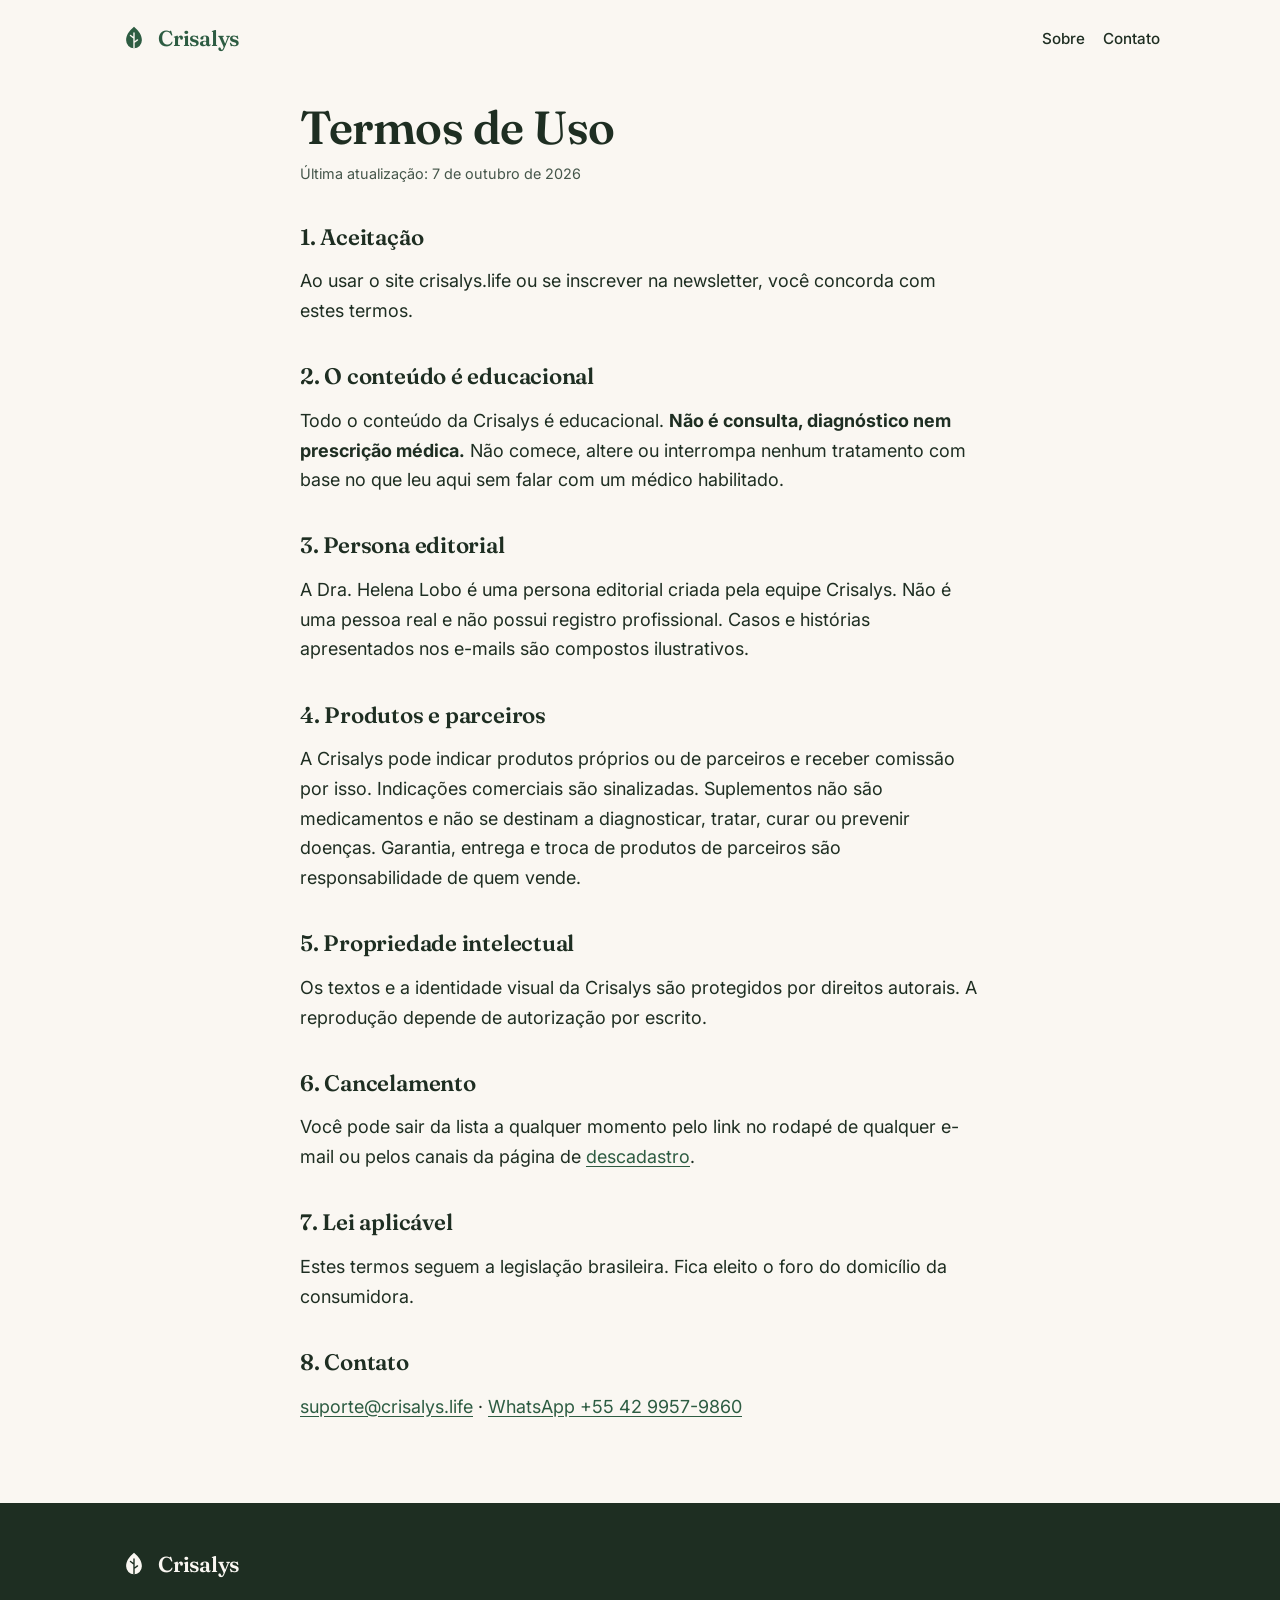
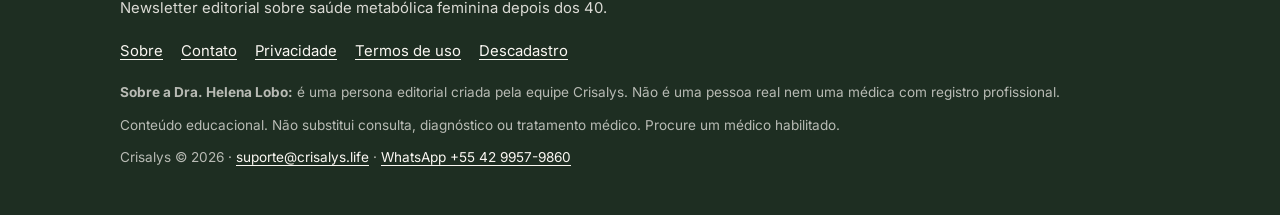
<file: termos/index.html>
<!doctype html>
<html lang="pt-BR">
<head>
  <meta charset="utf-8">
  <meta name="viewport" content="width=device-width, initial-scale=1, viewport-fit=cover">
  <title>Termos de Uso | Crisalys</title>
  <meta name="description" content="Termos de uso do site e da newsletter da Crisalys.">
  <link rel="canonical" href="https://crisalys.life/termos/">
  <meta property="og:type" content="website">
  <meta property="og:locale" content="pt_BR">
  <meta property="og:url" content="https://crisalys.life/termos/">
  <meta property="og:title" content="Termos de Uso | Crisalys">
  <meta property="og:description" content="Termos de uso do site e da newsletter da Crisalys.">
  <meta name="theme-color" content="#2D5C42">
  <link rel="icon" type="image/svg+xml" href="/assets/img/favicon.svg">
  <link rel="preconnect" href="https://fonts.googleapis.com">
  <link rel="preconnect" href="https://fonts.gstatic.com" crossorigin>
  <link rel="stylesheet" href="https://fonts.googleapis.com/css2?family=Fraunces:ital,opsz,wght@0,9..144,600;1,9..144,600&family=Inter:wght@400;500;600;700&family=Caveat:wght@500&display=swap">
  <link rel="stylesheet" href="/assets/css/site.css">
</head>
<body>
  <a class="skip" href="#conteudo">Pular para o conteúdo</a>
  <header class="site-header">
    <a href="/" class="logo" aria-label="Crisalys, página inicial"><svg viewBox="0 0 32 32" aria-hidden="true" focusable="false"><path fill="#2D5C42" d="M16 2c6 5 9 10 9 15.5a9 9 0 0 1-18 0C7 12 10 7 16 2z"/><path fill="none" stroke="#FAF7F2" stroke-width="1.6" stroke-linecap="round" d="M16 9v17M16 15l-4-3M16 20l4-3"/></svg><span>Crisalys</span></a>
    <nav class="site-nav" aria-label="Navegação principal">
      <a href="/sobre/">Sobre</a>
      <a href="/contato/">Contato</a>
    </nav>
  </header>
  <main id="conteudo">
    <div class="page"><div class="wrap">
      <h1>Termos de Uso</h1>
      <p class="updated">Última atualização: 7 de outubro de 2026</p>

      <h2>1. Aceitação</h2>
      <p>Ao usar o site crisalys.life ou se inscrever na newsletter, você concorda com estes termos.</p>

      <h2>2. O conteúdo é educacional</h2>
      <p>Todo o conteúdo da Crisalys é educacional. <strong>Não é consulta, diagnóstico nem prescrição médica.</strong> Não comece, altere ou interrompa nenhum tratamento com base no que leu aqui sem falar com um médico habilitado.</p>

      <h2>3. Persona editorial</h2>
      <p>A Dra. Helena Lobo é uma persona editorial criada pela equipe Crisalys. Não é uma pessoa real e não possui registro profissional. Casos e histórias apresentados nos e-mails são compostos ilustrativos.</p>

      <h2>4. Produtos e parceiros</h2>
      <p>A Crisalys pode indicar produtos próprios ou de parceiros e receber comissão por isso. Indicações comerciais são sinalizadas. Suplementos não são medicamentos e não se destinam a diagnosticar, tratar, curar ou prevenir doenças. Garantia, entrega e troca de produtos de parceiros são responsabilidade de quem vende.</p>

      <h2>5. Propriedade intelectual</h2>
      <p>Os textos e a identidade visual da Crisalys são protegidos por direitos autorais. A reprodução depende de autorização por escrito.</p>

      <h2>6. Cancelamento</h2>
      <p>Você pode sair da lista a qualquer momento pelo link no rodapé de qualquer e-mail ou pelos canais da página de <a href="/descadastro/">descadastro</a>.</p>

      <h2>7. Lei aplicável</h2>
      <p>Estes termos seguem a legislação brasileira. Fica eleito o foro do domicílio da consumidora.</p>

      <h2>8. Contato</h2>
      <p><a href="mailto:suporte@crisalys.life">suporte@crisalys.life</a> · <a href="https://wa.me/554299579860" rel="noopener">WhatsApp +55 42 9957-9860</a></p>
    </div></div>
  </main>
  <footer class="site-footer">
    <div class="wrap-wide">
      <a href="/" class="logo"><svg viewBox="0 0 32 32" aria-hidden="true" focusable="false"><path fill="#FAF7F2" d="M16 2c6 5 9 10 9 15.5a9 9 0 0 1-18 0C7 12 10 7 16 2z"/><path fill="none" stroke="#1E2E22" stroke-width="1.6" stroke-linecap="round" d="M16 9v17M16 15l-4-3M16 20l4-3"/></svg><span>Crisalys</span></a>
      <p>Newsletter editorial sobre saúde metabólica feminina depois dos 40.</p>
      <ul class="footer-nav">
        <li><a href="/sobre/">Sobre</a></li>
        <li><a href="/contato/">Contato</a></li>
        <li><a href="/privacidade/">Privacidade</a></li>
        <li><a href="/termos/">Termos de uso</a></li>
        <li><a href="/descadastro/">Descadastro</a></li>
      </ul>
      <p class="footer-fine"><strong>Sobre a Dra. Helena Lobo:</strong> é uma persona editorial criada pela equipe Crisalys. Não é uma pessoa real nem uma médica com registro profissional.</p>
      <p class="footer-fine">Conteúdo educacional. Não substitui consulta, diagnóstico ou tratamento médico. Procure um médico habilitado.</p>
      <p class="footer-fine">Crisalys © 2026 · <a href="mailto:suporte@crisalys.life">suporte@crisalys.life</a> · <a href="https://wa.me/554299579860" rel="noopener">WhatsApp +55 42 9957-9860</a></p>
    </div>
  </footer>
</body>
</html>
</file>
<file: assets/css/site.css>
:root {
  --sage-deep: #2D5C42;
  --sage-hover: #234a35;
  --rose-smoke: #C89B85;
  --gold-calm: #B8956A;
  --cream: #FAF7F2;
  --cream-deep: #F2ECE2;
  --ink: #1E2E22;
  --card: #ffffff;
  --border-soft: rgba(45, 92, 66, 0.14);
  --whats: #1f7a4d;

  --font-display: 'Fraunces', Georgia, serif;
  --font-body: 'Inter', -apple-system, BlinkMacSystemFont, 'Segoe UI', sans-serif;
  --font-signature: 'Caveat', cursive;

  --container: 720px;
  --container-wide: 1080px;
  --radius-md: 14px;
  --radius-lg: 22px;
  --radius-xl: 28px;
  --shadow-md: 0 4px 14px rgba(30, 46, 34, 0.06);
  --shadow-lg: 0 14px 36px rgba(30, 46, 34, 0.09);
}

*, *::before, *::after { box-sizing: border-box; }

html { -webkit-text-size-adjust: 100%; scroll-behavior: smooth; }

body {
  margin: 0;
  background: var(--cream);
  color: var(--ink);
  font-family: var(--font-body);
  font-size: 1.0625rem;
  line-height: 1.65;
  -webkit-font-smoothing: antialiased;
}

img, svg { max-width: 100%; display: block; }

a { color: var(--sage-deep); text-underline-offset: 3px; }
a:hover { color: var(--sage-hover); }
a:focus-visible, button:focus-visible {
  outline: 3px solid var(--gold-calm);
  outline-offset: 3px;
  border-radius: 6px;
}

h1, h2, h3 {
  font-family: var(--font-display);
  font-weight: 600;
  line-height: 1.15;
  letter-spacing: -0.01em;
  color: var(--ink);
  margin: 0 0 1rem;
}
h1 { font-size: 2.3rem; }
h2 { font-size: 1.7rem; }
h3 { font-size: 1.2rem; line-height: 1.3; }
p { margin: 0 0 1.1rem; }

.wrap { width: 100%; max-width: var(--container); margin: 0 auto; padding: 0 20px; }
.wrap-wide { width: 100%; max-width: var(--container-wide); margin: 0 auto; padding: 0 20px; }

.skip {
  position: absolute; left: -9999px; top: 0;
  background: var(--ink); color: var(--cream); padding: 10px 16px; z-index: 10;
}
.skip:focus { left: 12px; top: 12px; }

/* Header */
.site-header {
  display: flex; align-items: center; justify-content: space-between; gap: 16px;
  max-width: var(--container-wide); margin: 0 auto; padding: 18px 20px;
}
.logo {
  display: inline-flex; align-items: center; gap: 10px;
  font-family: var(--font-display); font-weight: 600; font-size: 1.35rem;
  color: var(--sage-deep); text-decoration: none; letter-spacing: -0.01em;
}
.logo svg { width: 28px; height: 28px; flex: none; }
.site-nav { display: flex; gap: 18px; font-size: 0.95rem; font-weight: 500; }
.site-nav a { text-decoration: none; color: var(--ink); padding: 8px 0; }
.site-nav a:hover, .site-nav a[aria-current="page"] { color: var(--sage-deep); text-decoration: underline; }

/* Botões */
.btn {
  display: inline-flex; align-items: center; justify-content: center; gap: 10px;
  min-height: 54px; padding: 14px 26px;
  font-family: var(--font-body); font-size: 1.05rem; font-weight: 700; text-decoration: none;
  border-radius: 999px; border: 0; cursor: pointer;
  transition: transform 150ms ease, box-shadow 150ms ease, background-color 150ms ease;
}
.btn-whats { background: var(--whats); color: #fff; box-shadow: 0 10px 24px rgba(31, 122, 77, 0.28); }
.btn-whats:hover { background: #18633e; color: #fff; transform: translateY(-1px); }
.btn-ghost { background: transparent; color: var(--sage-deep); border: 2px solid var(--sage-deep); }
.btn-ghost:hover { background: var(--sage-deep); color: var(--cream); }
.btn svg { width: 22px; height: 22px; flex: none; }
.btn-block { width: 100%; }

/* Hero */
.hero { padding: 28px 0 56px; }
.eyebrow {
  display: inline-block; margin-bottom: 18px; padding: 6px 14px;
  font-size: 0.8rem; font-weight: 600; letter-spacing: 0.08em; text-transform: uppercase;
  color: var(--sage-deep); background: rgba(45, 92, 66, 0.09); border-radius: 999px;
}
.hero h1 { font-size: 2.5rem; margin-bottom: 18px; }
.hero h1 em { font-style: italic; color: var(--sage-deep); }
.hero-lead { font-size: 1.15rem; max-width: 36em; }
.hero-cta { margin-top: 26px; display: grid; gap: 12px; }
.free-tag { font-size: 1.05rem; margin: 0; }
.free-tag strong { color: var(--sage-deep); font-size: 1.3rem; font-weight: 700; }
.microcopy { font-size: 0.9rem; color: #45564a; margin: 0; }

/* Seções */
.section { padding: 56px 0; }
.section-alt { background: var(--cream-deep); }
.section-sage { background: var(--sage-deep); color: var(--cream); }
.section-sage h2 { color: var(--cream); }
.section-sage a:not(.btn) { color: var(--cream); }
.lede { font-size: 1.12rem; }

.cards { display: grid; gap: 16px; margin-top: 28px; list-style: none; padding: 0; }
.card {
  background: var(--card); border: 1px solid var(--border-soft);
  border-radius: var(--radius-lg); padding: 24px; box-shadow: var(--shadow-md);
}
.card h3 { margin-bottom: 8px; color: var(--sage-deep); }
.card p { margin: 0; font-size: 1rem; }
.card .num {
  display: inline-flex; align-items: center; justify-content: center;
  width: 36px; height: 36px; margin-bottom: 14px; border-radius: 50%;
  background: rgba(184, 149, 106, 0.2); color: var(--ink);
  font-family: var(--font-display); font-weight: 600;
}

/* Persona */
.persona {
  background: var(--card); border: 1px solid var(--border-soft);
  border-radius: var(--radius-xl); padding: 28px 24px; box-shadow: var(--shadow-lg);
}
.note {
  margin: 20px 0; padding: 18px 20px;
  background: rgba(200, 155, 133, 0.2); border-left: 4px solid var(--rose-smoke);
  border-radius: 0 var(--radius-md) var(--radius-md) 0; font-size: 0.98rem;
}
.note p:last-child { margin-bottom: 0; }
.signature { font-family: var(--font-signature); font-size: 1.9rem; line-height: 1.1; color: var(--sage-deep); }

.cta-band { text-align: center; }
.cta-band .btn { margin-top: 10px; }
.cta-band .microcopy { color: rgba(250, 247, 242, 0.85); margin-top: 14px; }

/* Páginas de texto */
.page { padding: 24px 0 64px; }
.page h1 { margin-bottom: 8px; }
.page .updated { font-size: 0.9rem; color: #45564a; margin-bottom: 32px; }
.page h2 { font-size: 1.4rem; margin-top: 2.4rem; }
.page ul, .page ol { padding-left: 1.25rem; margin: 0 0 1.1rem; }
.page li { margin-bottom: 0.45rem; }
.table-scroll { overflow-x: auto; margin: 0 0 1.25rem; }
table { border-collapse: collapse; width: 100%; min-width: 460px; font-size: 0.95rem; background: var(--card); }
th, td { text-align: left; vertical-align: top; padding: 12px 14px; border: 1px solid var(--border-soft); }
th { background: rgba(45, 92, 66, 0.08); font-weight: 600; }

.contact-list { list-style: none; padding: 0; display: grid; gap: 16px; margin-top: 24px; }
.contact-list .label { display: block; font-size: 0.82rem; font-weight: 600; letter-spacing: 0.06em; text-transform: uppercase; color: #45564a; }
.contact-list .value { font-family: var(--font-display); font-size: 1.3rem; font-weight: 600; color: var(--sage-deep); word-break: break-word; }

/* Rodapé */
.site-footer { background: var(--ink); color: rgba(250, 247, 242, 0.86); padding: 44px 0 36px; font-size: 0.93rem; }
.site-footer a { color: var(--cream); }
.site-footer .logo { color: var(--cream); margin-bottom: 14px; }
.footer-nav { display: flex; flex-wrap: wrap; gap: 6px 18px; margin: 18px 0; padding: 0; list-style: none; }
.footer-fine { font-size: 0.85rem; color: rgba(250, 247, 242, 0.7); margin: 0 0 10px; }

@media (min-width: 720px) {
  body { font-size: 1.125rem; }
  h1 { font-size: 2.9rem; }
  h2 { font-size: 2.1rem; }
  .hero { padding: 56px 0 88px; }
  .hero h1 { font-size: 3.6rem; }
  .hero-lead { font-size: 1.3rem; }
  .hero-cta { grid-auto-flow: column; justify-content: start; align-items: center; gap: 22px; }
  .btn-block { width: auto; }
  .section { padding: 88px 0; }
  .cards { grid-template-columns: repeat(3, 1fr); gap: 22px; }
  .cards.two { grid-template-columns: repeat(2, 1fr); }
  .persona { padding: 44px; }
  .contact-list { grid-template-columns: repeat(2, 1fr); }
}

@media (prefers-reduced-motion: reduce) {
  html { scroll-behavior: auto; }
  .btn { transition: none; }
}

/* Formulário de inscrição */
.optin {
  margin-top: 26px; max-width: 460px; padding: 24px;
  background: var(--card); border: 1px solid var(--border-soft);
  border-radius: var(--radius-xl); box-shadow: var(--shadow-lg);
  display: grid; gap: 8px; scroll-margin-top: 20px;
}
.optin label { font-size: 0.92rem; font-weight: 600; margin-top: 6px; }
.optin input[type="text"], .optin input[type="email"] {
  width: 100%; min-height: 52px; padding: 12px 16px;
  font: inherit; color: var(--ink); background: var(--cream);
  border: 1.5px solid rgba(45, 92, 66, 0.3); border-radius: var(--radius-md);
}
.optin input:focus-visible { outline: 3px solid var(--gold-calm); outline-offset: 2px; border-color: var(--sage-deep); }
.optin .consent { display: flex; gap: 10px; align-items: flex-start; font-weight: 400; font-size: 0.9rem; line-height: 1.45; margin: 10px 0 8px; cursor: pointer; }
.optin .consent input { width: 22px; height: 22px; flex: none; margin: 1px 0 0; accent-color: var(--sage-deep); }
.optin .free-tag { text-align: center; margin-top: 10px; }
.optin .microcopy { text-align: center; }
.optin-error { margin: 0 0 6px; padding: 12px 14px; background: #fbe9e4; border: 1px solid #d9a08c; border-radius: var(--radius-md); font-size: 0.93rem; }
.btn-primary { background: var(--sage-deep); color: var(--cream); box-shadow: 0 10px 24px rgba(45, 92, 66, 0.28); }
.btn-primary:hover { background: var(--sage-hover); color: var(--cream); transform: translateY(-1px); }
.btn-light { background: var(--cream); color: var(--sage-deep); }
.btn-light:hover { background: #fff; color: var(--sage-hover); transform: translateY(-1px); }
</file>
